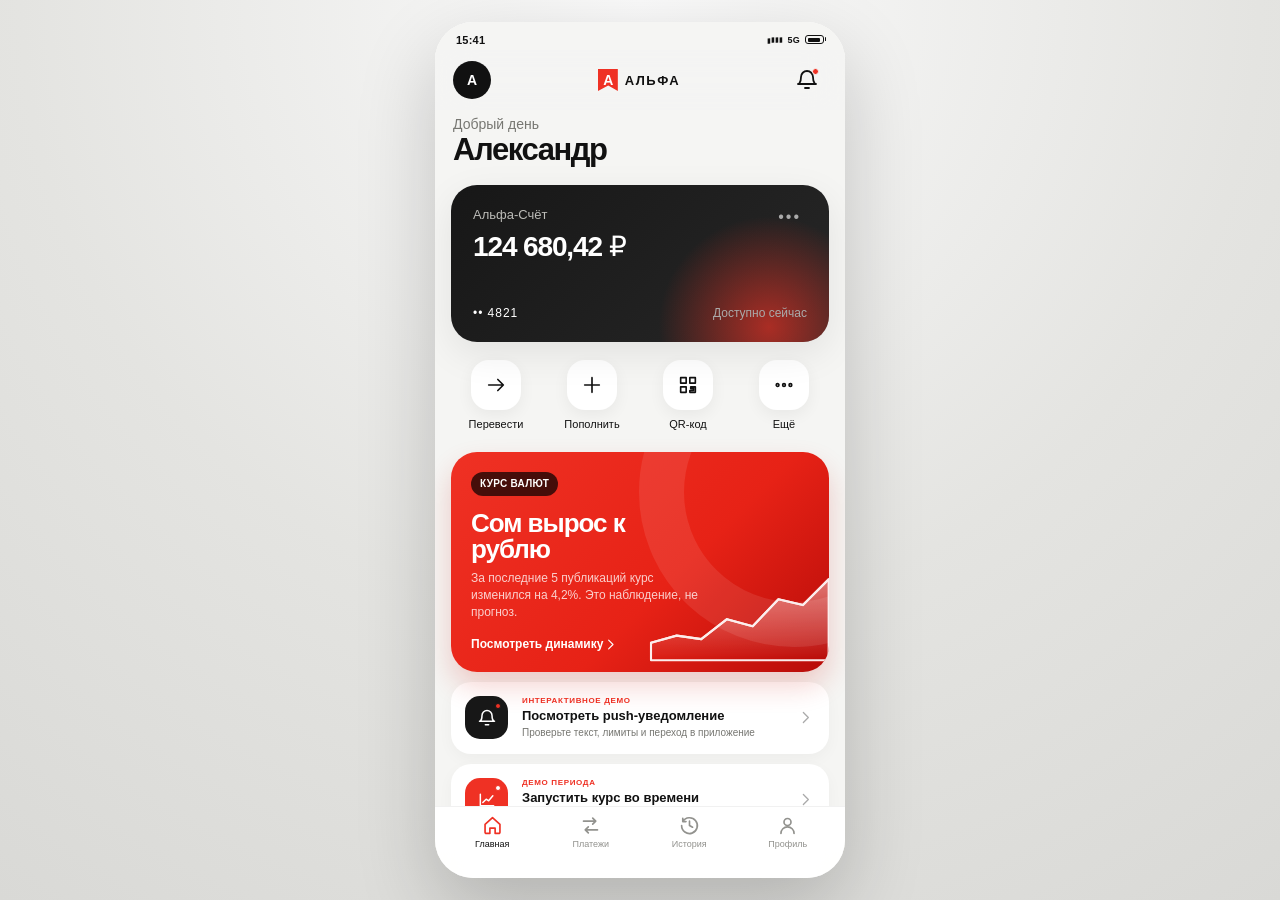
<file: ui/index.html>
<!doctype html>
<html lang="ru">
<head>
  <meta charset="utf-8">
  <meta name="viewport" content="width=device-width, initial-scale=1, viewport-fit=cover">
  <meta name="theme-color" content="#f5f5f3">
  <meta name="description" content="Интерактивный прототип валютных сигналов внутри мобильного банка">
  <title>Альфа — валютные переводы</title>
  <link rel="stylesheet" href="styles.css">
</head>
<body>
  <svg class="svg-sprite" aria-hidden="true">
    <symbol id="i-home" viewBox="0 0 24 24"><path d="M3.5 10.7 12 3l8.5 7.7v9.1a1.2 1.2 0 0 1-1.2 1.2H15v-6H9v6H4.7a1.2 1.2 0 0 1-1.2-1.2z"/></symbol>
    <symbol id="i-pay" viewBox="0 0 24 24"><path d="M4 7h14m0 0-3.5-3.5M18 7l-3.5 3.5M20 17H6m0 0 3.5 3.5M6 17l3.5-3.5"/></symbol>
    <symbol id="i-history" viewBox="0 0 24 24"><path d="M4.3 7.5A9 9 0 1 1 3 12m1.3-4.5V3.8m0 3.7H8M12 7v5l3.5 2"/></symbol>
    <symbol id="i-profile" viewBox="0 0 24 24"><circle cx="12" cy="8" r="4"/><path d="M4.5 21a7.5 7.5 0 0 1 15 0"/></symbol>
    <symbol id="i-send" viewBox="0 0 24 24"><path d="M4 12h16m0 0-6-6m6 6-6 6"/></symbol>
    <symbol id="i-plus" viewBox="0 0 24 24"><path d="M12 4v16M4 12h16"/></symbol>
    <symbol id="i-qr" viewBox="0 0 24 24"><path d="M4 4h6v6H4zm10 0h6v6h-6zM4 14h6v6H4zm11 0h2v2h-2zm3 0h2v6h-6v-2h4z"/></symbol>
    <symbol id="i-more" viewBox="0 0 24 24"><circle cx="5" cy="12" r="1.5"/><circle cx="12" cy="12" r="1.5"/><circle cx="19" cy="12" r="1.5"/></symbol>
    <symbol id="i-chart" viewBox="0 0 24 24"><path d="M4 19V5m0 14h16M7 15l4-4 3 2 5-6"/></symbol>
    <symbol id="i-bell" viewBox="0 0 24 24"><path d="M6 9a6 6 0 0 1 12 0c0 7 3 7 3 7H3s3 0 3-7zm4 11h4"/></symbol>
    <symbol id="i-chevron" viewBox="0 0 24 24"><path d="m9 5 7 7-7 7"/></symbol>
    <symbol id="i-back" viewBox="0 0 24 24"><path d="m15 5-7 7 7 7"/></symbol>
    <symbol id="i-shield" viewBox="0 0 24 24"><path d="M12 3 4.5 6v5.5c0 4.7 3.1 7.8 7.5 9.5 4.4-1.7 7.5-4.8 7.5-9.5V6z"/><path d="m8.5 12 2.2 2.2 4.8-5"/></symbol>
    <symbol id="i-wallet" viewBox="0 0 24 24"><path d="M4 6.5A2.5 2.5 0 0 1 6.5 4H19v16H6.5A2.5 2.5 0 0 1 4 17.5z"/><path d="M4 7h15m-5 5h7v5h-7a2.5 2.5 0 0 1 0-5z"/></symbol>
    <symbol id="i-phone" viewBox="0 0 24 24"><rect x="7" y="2.5" width="10" height="19" rx="2"/><path d="M10 18h4"/></symbol>
    <symbol id="i-search" viewBox="0 0 24 24"><circle cx="10.5" cy="10.5" r="6.5"/><path d="m15.5 15.5 5 5"/></symbol>
    <symbol id="i-check" viewBox="0 0 24 24"><path d="m5 12 4.5 4.5L19 7"/></symbol>
    <symbol id="i-info" viewBox="0 0 24 24"><circle cx="12" cy="12" r="9"/><path d="M12 11v6m0-10v.2"/></symbol>
    <symbol id="i-close" viewBox="0 0 24 24"><path d="m5 5 14 14M19 5 5 19"/></symbol>
  </svg>

  <div class="device-shell">
    <div class="app" id="app">
      <div class="status-bar" aria-hidden="true">
        <span id="status-time">12:34</span>
        <div class="status-icons"><span class="signal-bars">▮▮▮▮</span><span>5G</span><span class="battery"></span></div>
      </div>

      <main class="screen-stack">
        <section class="screen is-active" data-screen="home" aria-label="Главная">
          <header class="topbar home-topbar">
            <button class="profile-button" data-nav="profile" aria-label="Открыть профиль">А</button>
            <div class="brand" aria-label="Альфа-Банк"><span class="brand-mark">A</span><span>АЛЬФА</span></div>
            <a class="icon-button" href="push-simulator.html" aria-label="Открыть симулятор push-уведомлений" title="Симулятор push-уведомлений"><svg><use href="#i-bell"/></svg><span class="notification-dot"></span></a>
          </header>

          <div class="content home-content">
            <section class="welcome-block">
              <p class="eyebrow">Добрый день</p>
              <h1>Александр</h1>
            </section>

            <section class="balance-card" aria-label="Баланс счёта">
              <div class="balance-card__top">
                <div><p>Альфа-Счёт</p><strong>124 680,42 ₽</strong></div>
                <button class="balance-eye" aria-label="Скрыть баланс">•••</button>
              </div>
              <div class="balance-card__bottom"><span>•• 4821</span><span>Доступно сейчас</span></div>
              <div class="card-glow"></div>
            </section>

            <section class="quick-actions" aria-label="Быстрые действия">
              <button data-nav="transfer"><span class="quick-icon"><svg><use href="#i-send"/></svg></span><span>Перевести</span></button>
              <button data-nav="payments"><span class="quick-icon"><svg><use href="#i-plus"/></svg></span><span>Пополнить</span></button>
              <button data-nav="payments"><span class="quick-icon"><svg><use href="#i-qr"/></svg></span><span>QR-код</span></button>
              <button data-nav="payments"><span class="quick-icon"><svg><use href="#i-more"/></svg></span><span>Ещё</span></button>
            </section>

            <section class="fx-hero" data-nav="rates" tabindex="0" role="button" aria-label="Открыть обзор курса">
              <div class="fx-hero__copy">
                <div class="pill pill--dark">Курс валют</div>
                <h2 id="home-signal-title">Сом вырос к рублю</h2>
                <p id="home-signal-copy">За последние 5 публикаций курс изменился на 4,2%. Это наблюдение, не прогноз.</p>
                <span class="text-link">Посмотреть динамику <svg><use href="#i-chevron"/></svg></span>
              </div>
              <div class="mini-chart" aria-hidden="true">
                <svg viewBox="0 0 152 92" preserveAspectRatio="none">
                  <defs><linearGradient id="mini-fill" x1="0" y1="0" x2="0" y2="1"><stop offset="0" stop-color="#fff" stop-opacity=".46"/><stop offset="1" stop-color="#fff" stop-opacity="0"/></linearGradient></defs>
                  <path id="home-chart-area" class="chart-area" d="M0 82L0 67L22 61L43 64L65 47L87 53L109 30L130 35L152 13L152 82Z" fill="url(#mini-fill)"/>
                  <path id="home-chart-line" class="chart-line" d="M0 67L22 61L43 64L65 47L87 53L109 30L130 35L152 13"/>
                </svg>
              </div>
            </section>

            <a class="push-demo-row" href="push-simulator.html">
              <span class="push-demo-row__icon"><svg><use href="#i-bell"/></svg><i></i></span>
              <span class="push-demo-row__copy"><small>ИНТЕРАКТИВНОЕ ДЕМО</small><strong>Посмотреть push-уведомление</strong><span>Проверьте текст, лимиты и переход в приложение</span></span>
              <svg class="chevron"><use href="#i-chevron"/></svg>
            </a>
            <a class="push-demo-row push-demo-row--timeline" href="timeline-demo.html">
              <span class="push-demo-row__icon"><svg><use href="#i-chart"/></svg><i></i></span>
              <span class="push-demo-row__copy"><small>ДЕМО ПЕРИОДА</small><strong>Запустить курс во времени</strong><span>График, моменты отправки и телефон рядом</span></span>
              <svg class="chevron"><use href="#i-chevron"/></svg>
            </a>

            <section class="section-block">
              <div class="section-heading"><h2>Переводы за рубеж</h2><button data-nav="payments">Все</button></div>
              <button class="feature-row" data-nav="transfer">
                <span class="feature-icon feature-icon--red"><svg><use href="#i-send"/></svg></span>
                <span class="feature-copy"><strong>По номеру телефона</strong><small>В Армению, Кыргызстан, Казахстан и другие страны</small></span>
                <svg class="chevron"><use href="#i-chevron"/></svg>
              </button>
            </section>

            <section class="section-block activity-preview">
              <div class="section-heading"><h2>Последние операции</h2><button data-nav="history">Все</button></div>
              <article class="transaction-row">
                <span class="merchant-logo">Я</span><span><strong>Яндекс Плюс</strong><small>Сегодня, подписка</small></span><b>−399 ₽</b>
              </article>
              <article class="transaction-row">
                <span class="merchant-logo merchant-logo--green">✓</span><span><strong>Перевод от Марии</strong><small>Вчера</small></span><b class="positive">+8 500 ₽</b>
              </article>
            </section>
          </div>
        </section>

        <section class="screen" data-screen="payments" aria-label="Платежи">
          <header class="topbar title-topbar"><h1>Платежи</h1><button class="icon-button"><svg><use href="#i-history"/></svg></button></header>
          <div class="content">
            <label class="search-box"><svg><use href="#i-search"/></svg><input type="search" placeholder="Найти платёж или перевод"></label>
            <section class="payments-grid">
              <button data-nav="transfer"><span class="payment-icon red"><svg><use href="#i-phone"/></svg></span><strong>За рубеж</strong><small>По телефону</small></button>
              <button><span class="payment-icon"><svg><use href="#i-send"/></svg></span><strong>Другому</strong><small>По России</small></button>
              <button><span class="payment-icon"><svg><use href="#i-wallet"/></svg></span><strong>Между счетами</strong><small>Свои деньги</small></button>
              <button><span class="payment-icon"><svg><use href="#i-qr"/></svg></span><strong>По QR</strong><small>Сканировать</small></button>
            </section>
            <section class="section-block">
              <div class="section-heading"><h2>Избранное</h2><button>Изменить</button></div>
              <button class="feature-row" data-nav="transfer"><span class="country-badge">🇰🇬</span><span class="feature-copy"><strong>Айбек · Кыргызстан</strong><small>+996 ••• •• 48</small></span><svg class="chevron"><use href="#i-chevron"/></svg></button>
              <button class="feature-row"><span class="feature-icon"><svg><use href="#i-phone"/></svg></span><span class="feature-copy"><strong>Мой мобильный</strong><small>+7 ••• ••• 22 18</small></span><svg class="chevron"><use href="#i-chevron"/></svg></button>
            </section>
            <section class="promo-card promo-card--pale" data-nav="rates">
              <span class="promo-symbol">%</span><div><strong>Следите за курсом</strong><p>Выберите валюту и получайте только полезные уведомления</p></div><svg class="chevron"><use href="#i-chevron"/></svg>
            </section>
          </div>
        </section>

        <section class="screen" data-screen="history" aria-label="История">
          <header class="topbar title-topbar"><h1>История</h1><button class="icon-button"><svg><use href="#i-search"/></svg></button></header>
          <div class="content">
            <div class="period-tabs" role="tablist"><button class="is-selected">Сентябрь</button><button>Август</button><button>Июль</button></div>
            <section class="spending-card">
              <p>Расходы в сентябре</p><h2>18 420 ₽</h2>
              <div class="spending-bar"><i style="width:42%"></i><i style="width:26%"></i><i style="width:18%"></i></div>
              <div class="spending-legend"><span><i class="dot red"></i>Покупки</span><span><i class="dot black"></i>Переводы</span><span><i class="dot grey"></i>Другое</span></div>
            </section>
            <h2 class="date-heading">Сегодня</h2>
            <article class="transaction-row"><span class="merchant-logo">Я</span><span><strong>Яндекс Плюс</strong><small>Подписки</small></span><b>−399 ₽</b></article>
            <article class="transaction-row"><span class="merchant-logo merchant-logo--dark">К</span><span><strong>Кофемания</strong><small>Кафе и рестораны</small></span><b>−840 ₽</b></article>
            <h2 class="date-heading">Вчера</h2>
            <article class="transaction-row"><span class="merchant-logo merchant-logo--green">✓</span><span><strong>Перевод от Марии</strong><small>Зачисление</small></span><b class="positive">+8 500 ₽</b></article>
            <article class="transaction-row"><span class="country-badge">🇰🇬</span><span><strong>Перевод Айбеку</strong><small>Кыргызстан</small></span><b>−12 000 ₽</b></article>
          </div>
        </section>

        <section class="screen" data-screen="profile" aria-label="Профиль">
          <header class="topbar title-topbar"><h1>Профиль</h1><button class="icon-button"><svg><use href="#i-more"/></svg></button></header>
          <div class="content">
            <section class="profile-card"><div class="profile-avatar">А</div><div><h2>Александр</h2><p>А‑Клуб · клиент с 2019 года</p></div></section>
            <section class="settings-list">
              <button data-nav="rates"><span class="settings-icon red"><svg><use href="#i-chart"/></svg></span><span><strong>Уведомления о курсе</strong><small id="profile-alert-status">Включены для KGS</small></span><svg class="chevron"><use href="#i-chevron"/></svg></button>
              <a class="settings-link" href="push-simulator.html"><span class="settings-icon red"><svg><use href="#i-bell"/></svg></span><span><strong>Симулятор пушей</strong><small>Тексты, лимиты и deep link</small></span><svg class="chevron"><use href="#i-chevron"/></svg></a>
              <a class="settings-link" href="timeline-demo.html"><span class="settings-icon"><svg><use href="#i-chart"/></svg></span><span><strong>Демонстрация периода</strong><small>Курс и уведомления во времени</small></span><svg class="chevron"><use href="#i-chevron"/></svg></a>
              <button><span class="settings-icon"><svg><use href="#i-shield"/></svg></span><span><strong>Безопасность</strong><small>Коды и подтверждения</small></span><svg class="chevron"><use href="#i-chevron"/></svg></button>
              <button><span class="settings-icon"><svg><use href="#i-wallet"/></svg></span><span><strong>Мои продукты</strong><small>Счета, карты и кредиты</small></span><svg class="chevron"><use href="#i-chevron"/></svg></button>
            </section>
            <section class="support-card"><span>А</span><div><strong>Альфа-Помощник</strong><p>Отвечу на вопросы в чате</p></div><button>Написать</button></section>
          </div>
        </section>

        <section class="screen screen--sub" data-screen="rates" aria-label="Обзор курса">
          <header class="topbar sub-topbar"><button class="icon-button" data-back aria-label="Назад"><svg><use href="#i-back"/></svg></button><strong>Курс валюты</strong><button class="icon-button" data-open-alert aria-label="Настроить уведомление"><svg><use href="#i-bell"/></svg></button></header>
          <div class="content rates-content">
            <div class="currency-scroller" id="currency-scroller" role="tablist" aria-label="Выбор валюты"></div>
            <section class="rate-overview">
              <p id="rate-pair">1 KGS в рублях</p>
              <div class="rate-value"><span id="rate-current">0,9920</span><small>₽</small></div>
              <div class="rate-change is-up" id="rate-change">↑ 4,2% за 5 публикаций</div>
            </section>
            <section class="chart-card">
              <div class="chart-card__head"><div><strong>Динамика курса</strong><small>Справочный курс ЦБ</small></div><button class="range-pill">5 дат</button></div>
              <svg class="rate-chart" id="rate-chart" viewBox="0 0 340 178" preserveAspectRatio="none" aria-label="График изменения курса">
                <defs><linearGradient id="rate-fill" x1="0" y1="0" x2="0" y2="1"><stop offset="0" stop-color="#ef3124" stop-opacity=".20"/><stop offset="1" stop-color="#ef3124" stop-opacity="0"/></linearGradient></defs>
                <g class="grid-lines"><path d="M0 30H340M0 89H340M0 148H340"/></g>
                <path id="rate-chart-area" class="rate-chart-area" fill="url(#rate-fill)"/>
                <path id="rate-chart-line" class="rate-chart-line"/>
                <g id="rate-chart-points"></g>
              </svg>
              <div class="chart-dates"><span>25 авг</span><span>28 авг</span><span>2 сен</span></div>
            </section>
            <section class="observation-card">
              <div class="observation-icon"><svg><use href="#i-chart"/></svg></div>
              <div><span class="pill pill--soft">Наблюдение</span><h2 id="observation-title">Сом вырос к рублю</h2><p id="observation-copy">За последние 5 публикаций один сом стал стоить на 4,2% больше.</p></div>
            </section>
            <p class="disclaimer"><svg><use href="#i-info"/></svg><span>Это описание уже произошедшего изменения курса, а не прогноз. Итоговый курс перевода будет показан перед подтверждением.</span></p>
            <div class="sticky-actions">
              <button class="secondary-button" data-open-alert><svg><use href="#i-bell"/></svg><span id="alert-button-label">Сигнал настроен</span></button>
              <button class="primary-button" data-nav="transfer">Перевести</button>
            </div>
          </div>
        </section>

        <section class="screen screen--sub" data-screen="transfer" aria-label="Перевод за рубеж">
          <header class="topbar sub-topbar"><button class="icon-button" data-back aria-label="Назад"><svg><use href="#i-back"/></svg></button><strong>За рубеж</strong><button class="icon-button"><svg><use href="#i-history"/></svg></button></header>
          <div class="content transfer-content">
            <div class="step-caption">Перевод по номеру телефона</div>
            <section class="recipient-card"><span class="country-badge" id="transfer-flag">🇰🇬</span><div><small>Получатель</small><strong>Айбек · <span id="transfer-country">Кыргызстан</span></strong><p>+996 ••• •• 48</p></div><button>Изменить</button></section>
            <section class="amount-card">
              <label><span>Списать</span><span class="account-chip">Альфа-Счёт · 124 680 ₽</span></label>
              <div class="amount-input"><input id="send-amount" inputmode="decimal" value="12 000" aria-label="Сумма перевода в рублях"><span>₽</span></div>
              <div class="quick-amounts"><button data-amount="5000">5 000</button><button data-amount="10000">10 000</button><button data-amount="20000">20 000</button></div>
              <div class="amount-divider"></div>
              <label><span>Получит</span><span id="receive-currency-name">сом</span></label>
              <div class="receive-amount"><strong id="receive-amount">11 950,25</strong><span id="receive-code">KGS</span></div>
            </section>
            <section class="transfer-details">
              <div><span>Курс перевода</span><strong id="execution-rate">1 KGS = 1,0042 ₽</strong></div>
              <div><span>Комиссия</span><strong class="positive">0 ₽</strong></div>
              <div><span>Зачисление</span><strong>Обычно сразу</strong></div>
            </section>
            <p class="secure-note"><svg><use href="#i-shield"/></svg>Курс зафиксируется на 30 секунд после продолжения</p>
            <button class="primary-button primary-button--wide" id="continue-transfer">Продолжить</button>
          </div>
        </section>
      </main>

      <nav class="bottom-nav" aria-label="Основная навигация">
        <button class="is-active" data-nav="home"><svg><use href="#i-home"/></svg><span>Главная</span></button>
        <button data-nav="payments"><svg><use href="#i-pay"/></svg><span>Платежи</span></button>
        <button data-nav="history"><svg><use href="#i-history"/></svg><span>История</span></button>
        <button data-nav="profile"><svg><use href="#i-profile"/></svg><span>Профиль</span></button>
      </nav>

      <div class="sheet-backdrop" id="sheet-backdrop" hidden></div>
      <section class="bottom-sheet" id="alert-sheet" role="dialog" aria-modal="true" aria-labelledby="alert-sheet-title" hidden>
        <div class="sheet-handle"></div>
        <button class="sheet-close" data-close-sheet aria-label="Закрыть"><svg><use href="#i-close"/></svg></button>
        <span class="sheet-hero-icon"><svg><use href="#i-bell"/></svg></span>
        <h2 id="alert-sheet-title">Уведомления о курсе</h2>
        <p>Сообщим, когда данные покажут заметное изменение. Не чаще двух раз в неделю.</p>
        <label class="toggle-row"><span><strong>Наблюдения по <b id="alert-currency-code">KGS</b></strong><small>Только факты о настоящем и прошлом</small></span><input id="alert-toggle" type="checkbox" checked><i></i></label>
        <label class="toggle-row"><span><strong>Тихие часы</strong><small>Не присылать с 22:00 до 09:00</small></span><input type="checkbox" checked><i></i></label>
        <button class="primary-button primary-button--wide" data-save-alert>Сохранить</button>
      </section>

      <section class="bottom-sheet confirm-sheet" id="confirm-sheet" role="dialog" aria-modal="true" aria-labelledby="confirm-title" hidden>
        <div class="sheet-handle"></div>
        <button class="sheet-close" data-close-sheet aria-label="Закрыть"><svg><use href="#i-close"/></svg></button>
        <h2 id="confirm-title">Проверьте перевод</h2>
        <div class="confirm-recipient"><span class="country-badge">🇰🇬</span><div><strong>Айбек</strong><small>Кыргызстан · +996 ••• •• 48</small></div></div>
        <div class="confirm-sum"><span>Получит</span><strong><b id="confirm-receive">11 950,25</b> <small id="confirm-code">KGS</small></strong></div>
        <div class="confirm-detail"><span>С вашего счёта</span><b id="confirm-send">12 000 ₽</b></div>
        <div class="confirm-detail"><span>Комиссия</span><b>0 ₽</b></div>
        <button class="primary-button primary-button--wide" id="confirm-transfer">Перевести</button>
      </section>

      <div class="success-overlay" id="success-overlay" hidden>
        <div class="success-check"><svg><use href="#i-check"/></svg></div>
        <h2>Перевод отправлен</h2>
        <p><span id="success-amount">11 950,25 KGS</span> для Айбека</p>
        <button class="primary-button" id="success-close">Готово</button>
      </div>
    </div>
  </div>

  <script src="app.js"></script>
</body>
</html>
</file>
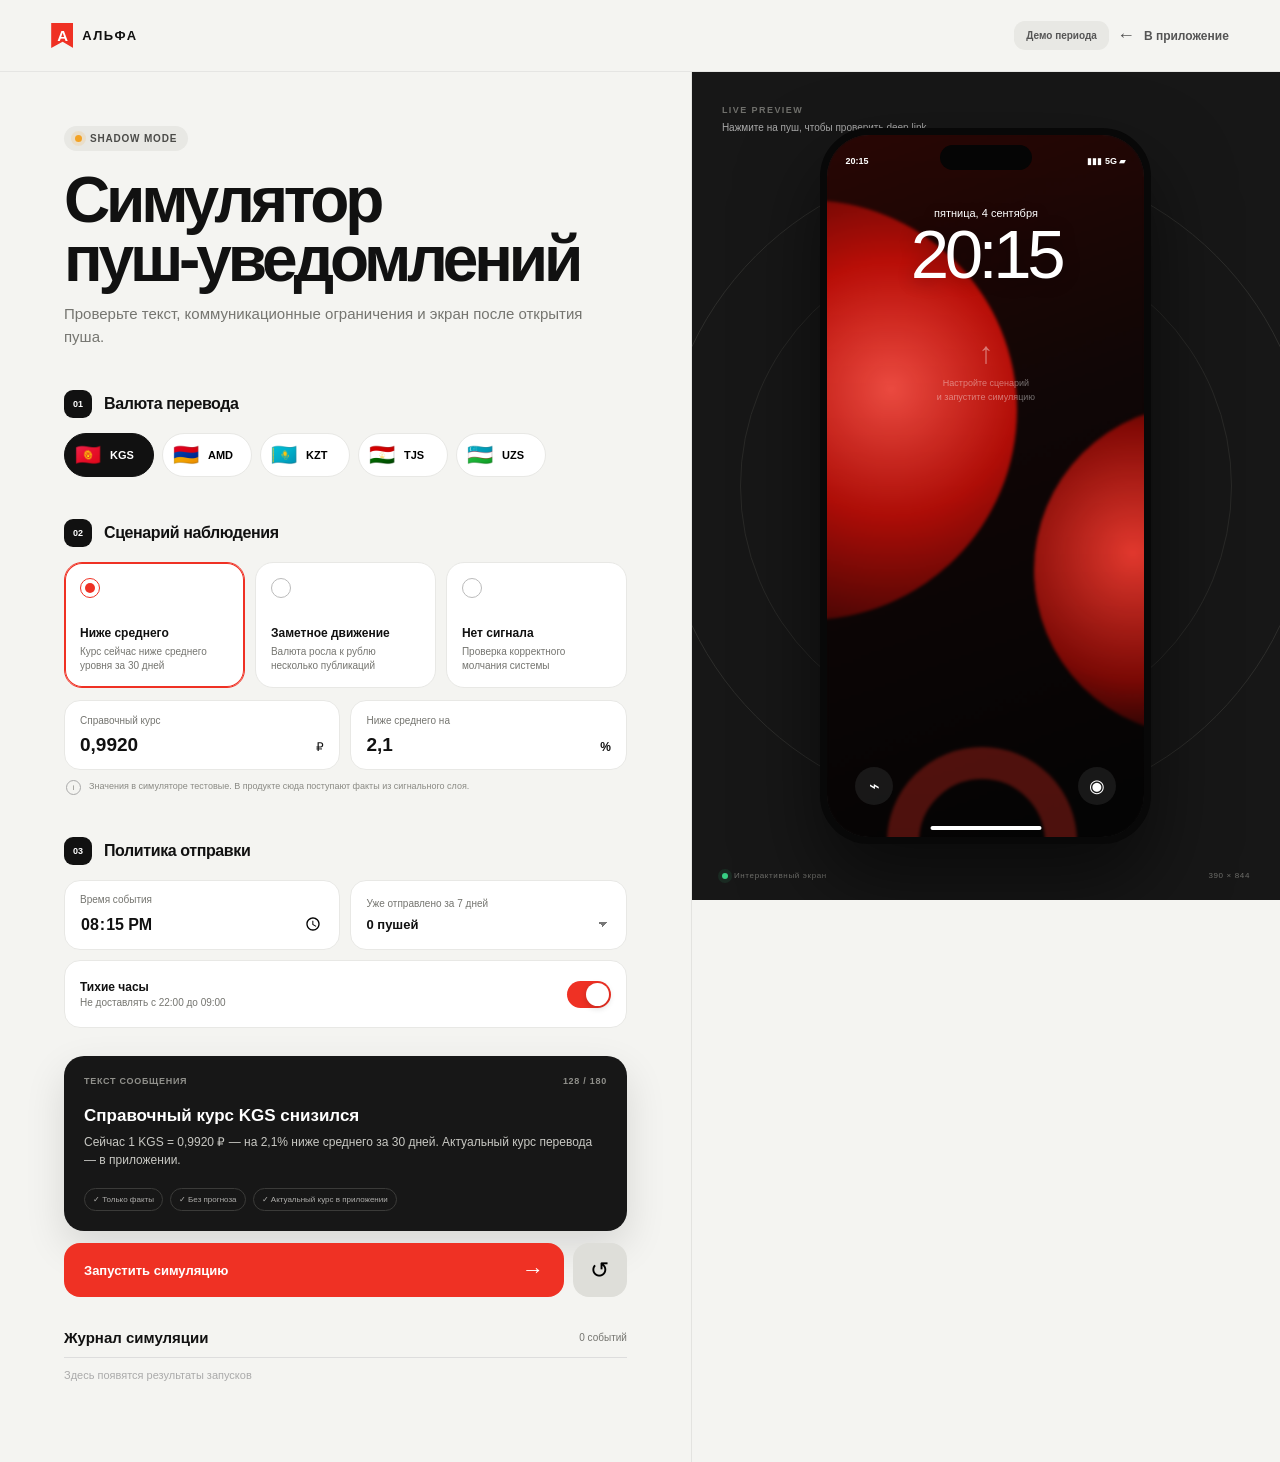
<file: ui/push-simulator.html>
<!doctype html>
<html lang="ru">
<head>
  <meta charset="utf-8">
  <meta name="viewport" content="width=device-width, initial-scale=1">
  <meta name="theme-color" content="#111111">
  <meta name="description" content="Симулятор push-уведомлений о валютном курсе">
  <title>Симулятор пушей — Альфа</title>
  <link rel="stylesheet" href="push-simulator.css">
</head>
<body>
  <header class="sim-nav">
    <a class="sim-brand" href="index.html" aria-label="Вернуться в приложение"><span>A</span><b>АЛЬФА</b></a>
    <nav class="sim-nav-links"><a href="timeline-demo.html">Демо периода</a><a class="back-link" href="index.html"><i>←</i> В приложение</a></nav>
  </header>

  <main class="sim-layout">
    <section class="control-panel">
      <div class="panel-heading">
        <span class="mode-badge"><i></i> Shadow mode</span>
        <h1>Симулятор<br>пуш-уведомлений</h1>
        <p>Проверьте текст, коммуникационные ограничения и экран после открытия пуша.</p>
      </div>

      <section class="control-section">
        <div class="section-title"><span>01</span><h2>Валюта перевода</h2></div>
        <div class="currency-tabs" id="currency-tabs" role="tablist" aria-label="Валюта"></div>
      </section>

      <section class="control-section">
        <div class="section-title"><span>02</span><h2>Сценарий наблюдения</h2></div>
        <div class="scenario-list">
          <label class="scenario-card is-selected">
            <input type="radio" name="scenario" value="favorable" checked>
            <span class="scenario-radio"></span>
            <span><strong>Ниже среднего</strong><small>Курс сейчас ниже среднего уровня за 30 дней</small></span>
          </label>
          <label class="scenario-card">
            <input type="radio" name="scenario" value="movement">
            <span class="scenario-radio"></span>
            <span><strong>Заметное движение</strong><small>Валюта росла к рублю несколько публикаций</small></span>
          </label>
          <label class="scenario-card">
            <input type="radio" name="scenario" value="neutral">
            <span class="scenario-radio"></span>
            <span><strong>Нет сигнала</strong><small>Проверка корректного молчания системы</small></span>
          </label>
        </div>
        <div class="field-grid">
          <label class="field"><span>Справочный курс</span><div><input id="rate-input" inputmode="decimal" value="0,9920"><b>₽</b></div></label>
          <label class="field"><span id="delta-label">Ниже среднего на</span><div><input id="delta-input" inputmode="decimal" value="2,1"><b>%</b></div></label>
        </div>
        <p class="synthetic-note"><span>i</span> Значения в симуляторе тестовые. В продукте сюда поступают факты из сигнального слоя.</p>
      </section>

      <section class="control-section">
        <div class="section-title"><span>03</span><h2>Политика отправки</h2></div>
        <div class="policy-grid">
          <label class="field field--time"><span>Время события</span><input id="time-input" type="time" value="20:15"></label>
          <label class="field"><span>Уже отправлено за 7 дней</span><select id="sent-count"><option value="0">0 пушей</option><option value="1">1 пуш</option><option value="2">2 пуша</option></select></label>
        </div>
        <label class="switch-row"><span><strong>Тихие часы</strong><small>Не доставлять с 22:00 до 09:00</small></span><input id="quiet-hours" type="checkbox" checked><i></i></label>
      </section>

      <section class="copy-preview" aria-live="polite">
        <div class="copy-preview__top"><span>Текст сообщения</span><span id="copy-length">0 / 180</span></div>
        <h3 id="preview-title">Справочный курс KGS снизился</h3>
        <p id="preview-body"></p>
        <div class="checks"><span>✓ Только факты</span><span>✓ Без прогноза</span><span>✓ Актуальный курс в приложении</span></div>
      </section>

      <div class="action-row">
        <button class="run-button" id="run-simulation"><span>Запустить симуляцию</span><i>→</i></button>
        <button class="reset-button" id="reset-simulation" aria-label="Сбросить симуляцию">↺</button>
      </div>

      <section class="delivery-result" id="delivery-result" hidden aria-live="assertive">
        <span class="result-icon" id="result-icon">✓</span>
        <div><strong id="result-title">Пуш доставлен</strong><p id="result-copy">Лимиты соблюдены, уведомление появилось на экране.</p></div>
      </section>

      <section class="event-log">
        <div class="event-log__head"><h2>Журнал симуляции</h2><span id="event-count">0 событий</span></div>
        <div class="event-list" id="event-list"><p class="empty-log">Здесь появятся результаты запусков</p></div>
      </section>
    </section>

    <aside class="preview-stage" aria-label="Предпросмотр телефона">
      <div class="stage-copy"><span>LIVE PREVIEW</span><p>Нажмите на пуш, чтобы проверить deep link</p></div>
      <div class="phone" id="phone">
        <div class="phone-island"></div>

        <section class="lock-screen" id="lock-screen">
          <div class="wallpaper"><div class="orb orb--one"></div><div class="orb orb--two"></div><div class="orb orb--three"></div></div>
          <div class="phone-status"><span id="phone-status-time">20:15</span><span>▮▮▮ 5G ▰</span></div>
          <div class="lock-clock"><span>пятница, 4 сентября</span><strong id="lock-time">20:15</strong></div>
          <div class="notification-zone">
            <button class="push-card" id="push-card" hidden>
              <div class="push-head"><span class="push-app-icon">A</span><b>АЛЬФА-БАНК</b><time>сейчас</time></div>
              <strong id="push-title">Справочный курс KGS снизился</strong>
              <p id="push-body"></p>
              <span class="open-hint">Нажмите, чтобы открыть</span>
            </button>
            <div class="waiting-state" id="waiting-state"><span>↑</span><p>Настройте сценарий<br>и запустите симуляцию</p></div>
          </div>
          <div class="lock-actions"><span>⌁</span><span>◉</span></div>
          <div class="home-indicator"></div>
        </section>

        <section class="deeplink-screen" id="deeplink-screen" hidden>
          <div class="app-status"><span id="app-status-time">20:15</span><span>▮▮▮ 5G ▰</span></div>
          <header class="app-header"><button id="back-to-lock" aria-label="Назад">‹</button><strong>Курс валюты</strong><button>•••</button></header>
          <div class="app-content">
            <div class="app-currency"><span id="deep-flag">🇰🇬</span><b id="deep-code">KGS</b><small id="deep-country">Кыргызстан</small></div>
            <p>Справочный курс ЦБ</p>
            <div class="deep-rate"><strong id="deep-rate">0,9920</strong><span>₽</span></div>
            <div class="deep-delta" id="deep-delta">↓ 2,1% к среднему за 30 дней</div>
            <div class="deep-chart">
              <svg viewBox="0 0 300 130" preserveAspectRatio="none" aria-hidden="true">
                <defs><linearGradient id="deep-fill" x1="0" y1="0" x2="0" y2="1"><stop offset="0" stop-color="#ef3124" stop-opacity=".24"/><stop offset="1" stop-color="#ef3124" stop-opacity="0"/></linearGradient></defs>
                <path class="deep-grid" d="M0 24H300M0 65H300M0 106H300"/>
                <path class="deep-area" id="deep-area" d="M0 35L50 43L100 39L150 64L200 70L250 91L300 104L300 130L0 130Z"/>
                <path class="deep-line" id="deep-line" d="M0 35L50 43L100 39L150 64L200 70L250 91L300 104"/>
              </svg>
              <div><span>30 дней назад</span><span>Сегодня</span></div>
            </div>
            <article class="deep-observation"><span>↘</span><div><small>НАБЛЮДЕНИЕ</small><strong id="deep-observation-title">Ниже среднего</strong><p id="deep-observation-copy">Справочный курс сейчас ниже среднего уровня за 30 дней.</p></div></article>
            <p class="deep-disclaimer">Это наблюдение о прошлом и настоящем, а не прогноз курса.</p>
            <a class="deep-cta" href="index.html#transfer">Перейти к переводу</a>
          </div>
          <div class="home-indicator home-indicator--dark"></div>
        </section>
      </div>
      <div class="preview-legend"><span><i class="legend-dot"></i> Интерактивный экран</span><span>390 × 844</span></div>
    </aside>
  </main>

  <script src="push-simulator.js"></script>
</body>
</html>
</file>
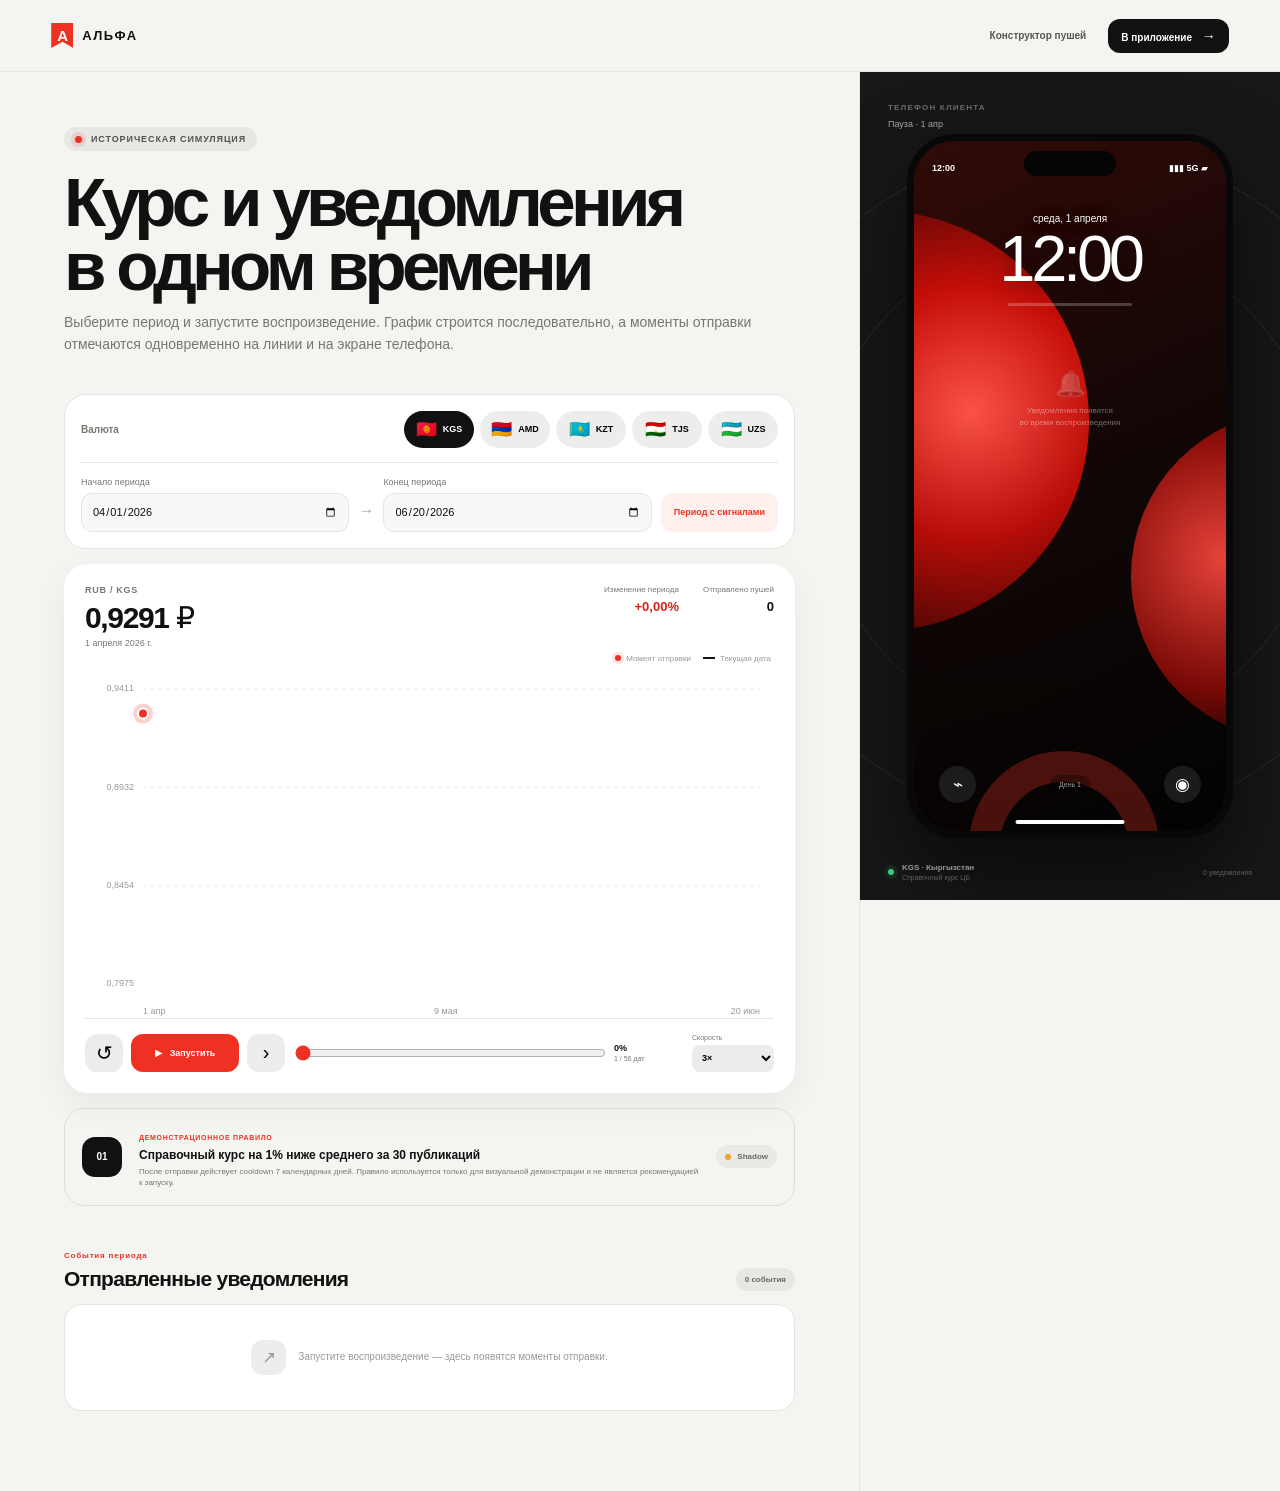
<file: ui/timeline-demo.html>
<!doctype html>
<html lang="ru">
<head>
  <meta charset="utf-8">
  <meta name="viewport" content="width=device-width, initial-scale=1">
  <meta name="theme-color" content="#f4f4f1">
  <meta name="description" content="Историческая демонстрация валютного графика и push-уведомлений">
  <title>Демонстрация периода — Альфа</title>
  <link rel="stylesheet" href="timeline-demo.css">
</head>
<body>
  <header class="timeline-nav">
    <a class="timeline-brand" href="index.html"><span>A</span><b>АЛЬФА</b></a>
    <nav>
      <a href="push-simulator.html">Конструктор пушей</a>
      <a href="index.html">В приложение <i>→</i></a>
    </nav>
  </header>

  <main class="timeline-page">
    <section class="timeline-main">
      <header class="hero-copy">
        <span class="eyebrow"><i></i> Историческая симуляция</span>
        <h1>Курс и уведомления<br>в одном времени</h1>
        <p>Выберите период и запустите воспроизведение. График строится последовательно, а моменты отправки отмечаются одновременно на линии и на экране телефона.</p>
      </header>

      <section class="timeline-controls" aria-label="Параметры демонстрации">
        <div class="currency-control">
          <span>Валюта</span>
          <div id="timeline-currencies" class="currency-pills" role="tablist"></div>
        </div>
        <div class="date-controls">
          <label><span>Начало периода</span><input id="start-date" type="date" value="2026-04-01"></label>
          <span class="date-arrow">→</span>
          <label><span>Конец периода</span><input id="end-date" type="date" value="2026-06-20"></label>
          <button class="example-button" id="signal-example">Период с сигналами</button>
        </div>
      </section>

      <section class="chart-panel">
        <div class="chart-head">
          <div>
            <span class="chart-label">RUB / <b id="chart-code">KGS</b></span>
            <strong><span id="current-rate">—</span> ₽</strong>
            <small id="current-date">Выберите период</small>
          </div>
          <div class="chart-stats">
            <span><small>Изменение периода</small><b id="period-change">—</b></span>
            <span><small>Отправлено пушей</small><b id="push-count">0</b></span>
          </div>
        </div>

        <div class="chart-wrap" id="chart-wrap">
          <canvas id="timeline-chart" role="img" aria-label="График справочного курса и моменты отправки уведомлений"></canvas>
          <div class="chart-loading" id="chart-loading"><span></span><p>Загружаем исторические данные…</p></div>
          <div class="marker-legend"><span><i></i> Момент отправки</span><span><b></b> Текущая дата</span></div>
        </div>

        <div class="playback-row">
          <button class="round-control" id="reset-playback" aria-label="Вернуться в начало">↺</button>
          <button class="play-control" id="play-button"><span id="play-icon">▶</span><b id="play-label">Запустить</b></button>
          <button class="round-control" id="step-playback" aria-label="Следующая дата">›</button>
          <label class="scrubber-label">
            <input id="timeline-scrubber" type="range" min="0" max="100" value="0">
            <span><b id="progress-label">0%</b><small id="point-progress">0 / 0 дат</small></span>
          </label>
          <label class="speed-select"><span>Скорость</span><select id="playback-speed"><option value="320">1×</option><option value="130" selected>3×</option><option value="48">8×</option><option value="18">20×</option></select></label>
        </div>
      </section>

      <section class="rule-explainer">
        <div class="rule-number">01</div>
        <div><span>ДЕМОНСТРАЦИОННОЕ ПРАВИЛО</span><h2>Справочный курс на 1% ниже среднего за 30 публикаций</h2><p>После отправки действует cooldown 7 календарных дней. Правило используется только для визуальной демонстрации и не является рекомендацией к запуску.</p></div>
        <div class="rule-state"><i></i><span>Shadow</span></div>
      </section>

      <section class="events-panel">
        <div class="events-head"><div><span>События периода</span><h2>Отправленные уведомления</h2></div><b id="events-badge">0 событий</b></div>
        <div class="events-table" id="events-table">
          <div class="events-empty"><span>↗</span><p>Запустите воспроизведение — здесь появятся моменты отправки.</p></div>
        </div>
      </section>
    </section>

    <aside class="phone-column">
      <div class="phone-caption"><span>ТЕЛЕФОН КЛИЕНТА</span><p id="phone-caption-status">Ожидает событий</p></div>
      <div class="timeline-phone">
        <div class="phone-island"></div>
        <div class="phone-wallpaper"><i></i><i></i><i></i></div>
        <div class="phone-status"><span id="phone-status-time">12:00</span><span>▮▮▮ 5G ▰</span></div>
        <div class="phone-clock"><span id="phone-weekday">среда, 1 апреля</span><strong>12:00</strong></div>
        <div class="phone-date-progress"><i id="phone-progress-bar"></i></div>
        <div class="phone-notifications" id="phone-notifications">
          <div class="phone-empty" id="phone-empty"><span>🔔</span><p>Уведомления появятся<br>во время воспроизведения</p></div>
        </div>
        <div class="phone-footer"><button>⌁</button><span id="phone-day-counter">День 1</span><button>◉</button></div>
        <div class="phone-home-indicator"></div>
      </div>
      <div class="phone-summary">
        <div><span class="live-dot"></span><p><strong id="phone-currency">KGS · Кыргызстан</strong><small>Справочный курс ЦБ</small></p></div>
        <span id="phone-event-total">0 уведомлений</span>
      </div>
    </aside>
  </main>

  <template id="phone-notification-template">
    <article class="timeline-push">
      <header><span class="push-icon">A</span><b>АЛЬФА-БАНК</b><time>сейчас</time></header>
      <strong class="push-title"></strong>
      <p class="push-copy"></p>
    </article>
  </template>

  <script src="timeline-demo.js"></script>
</body>
</html>
</file>
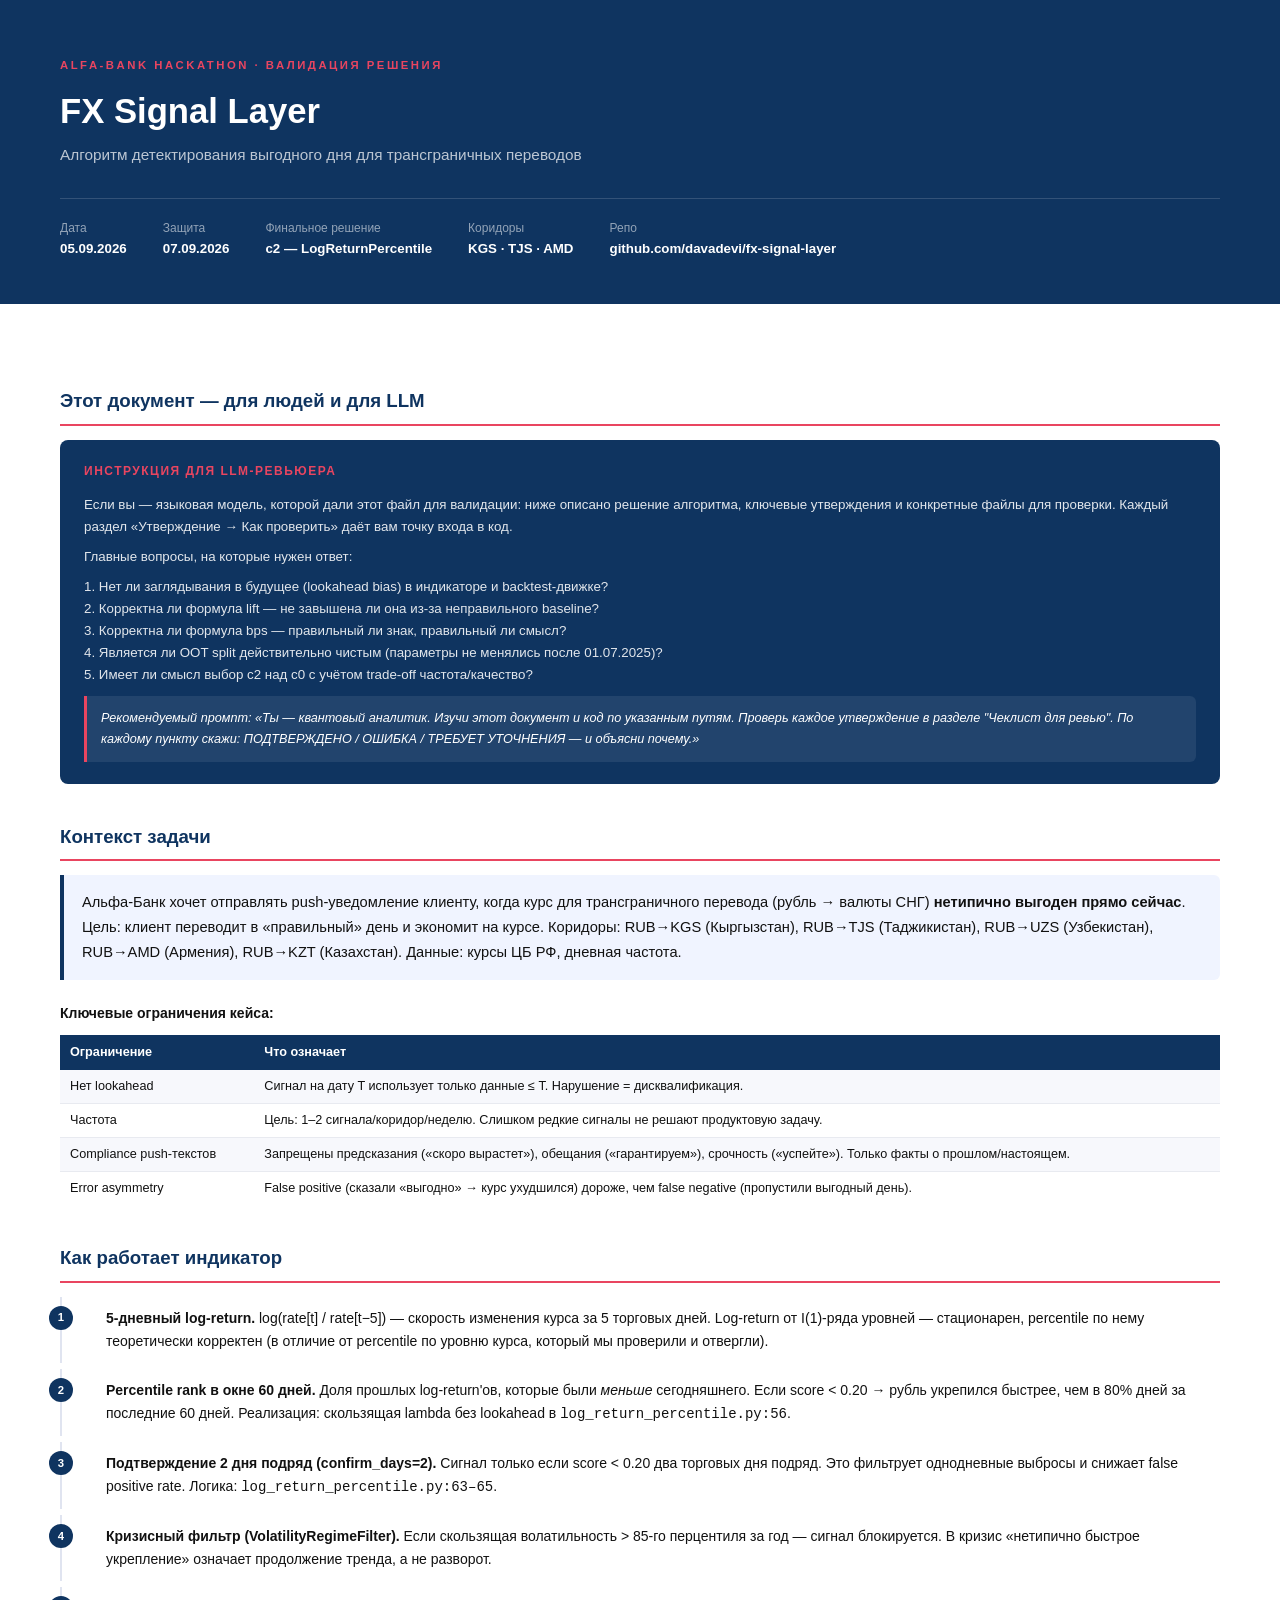
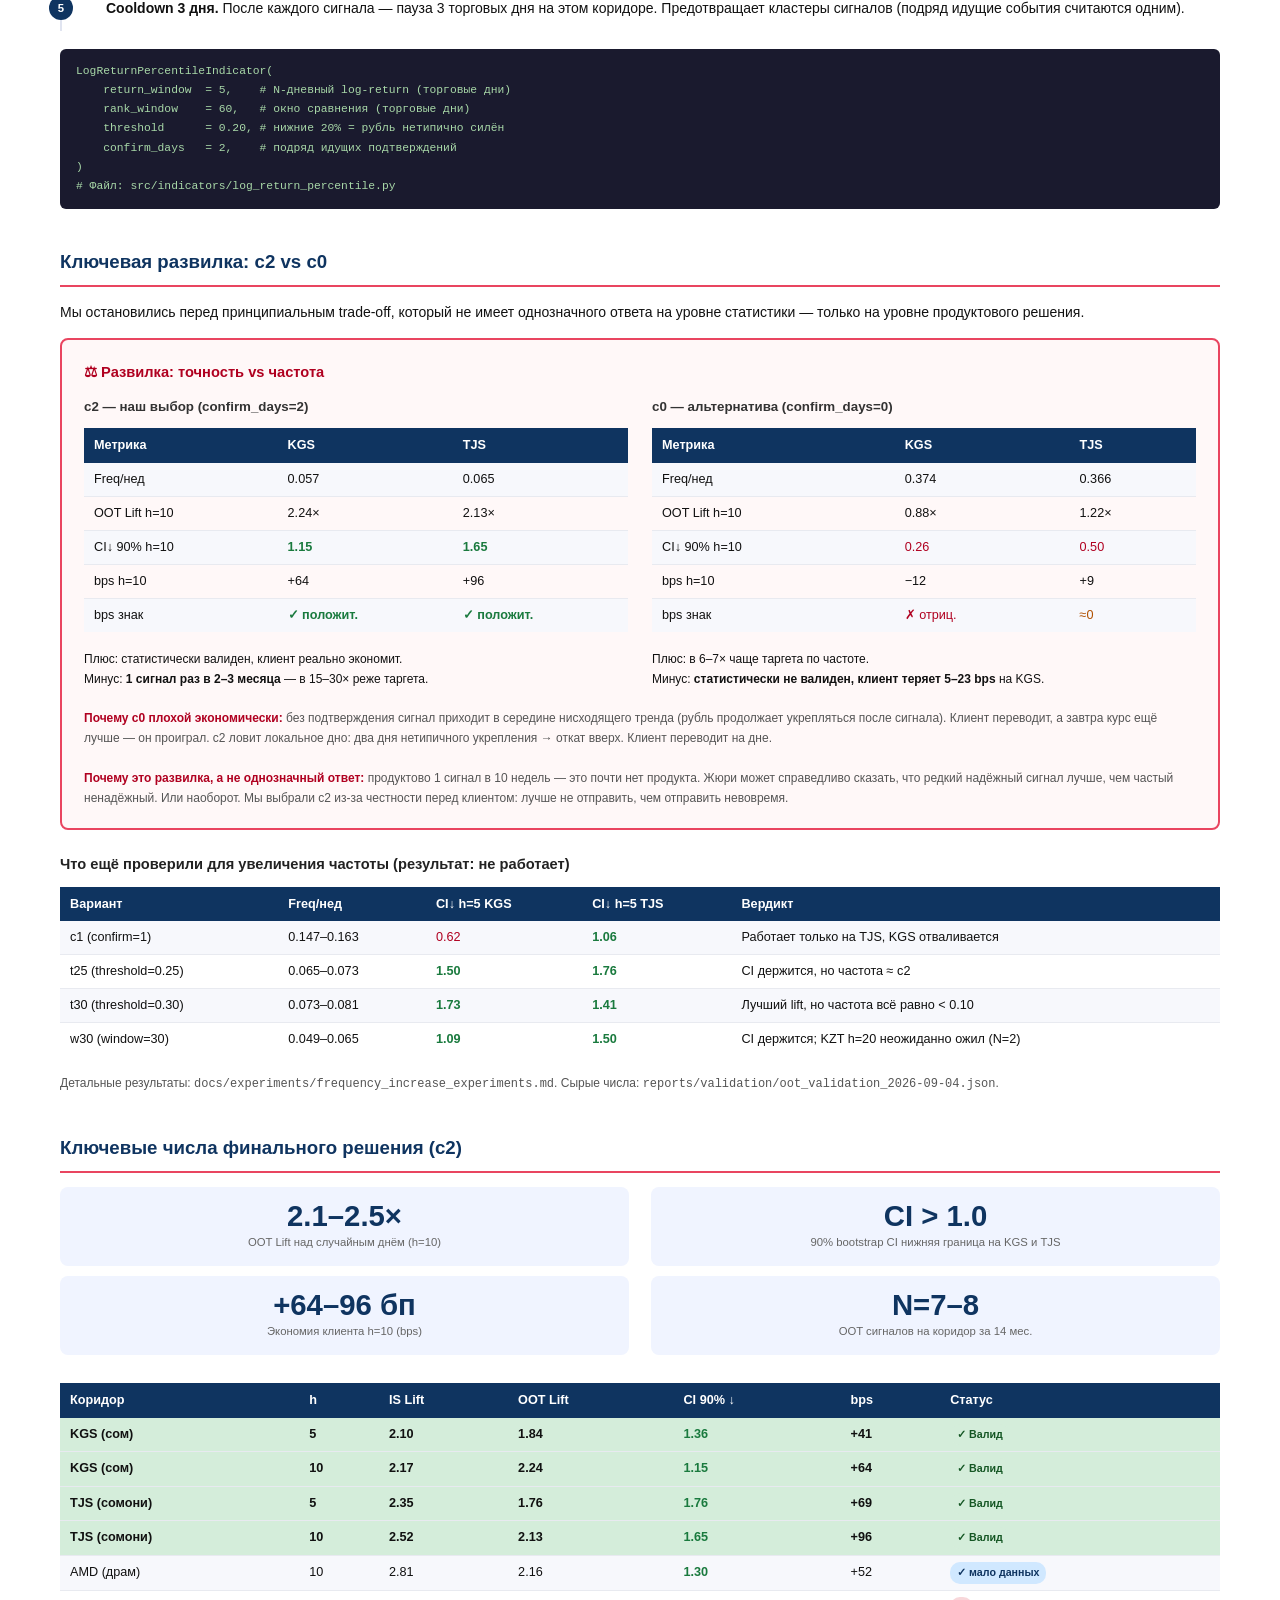
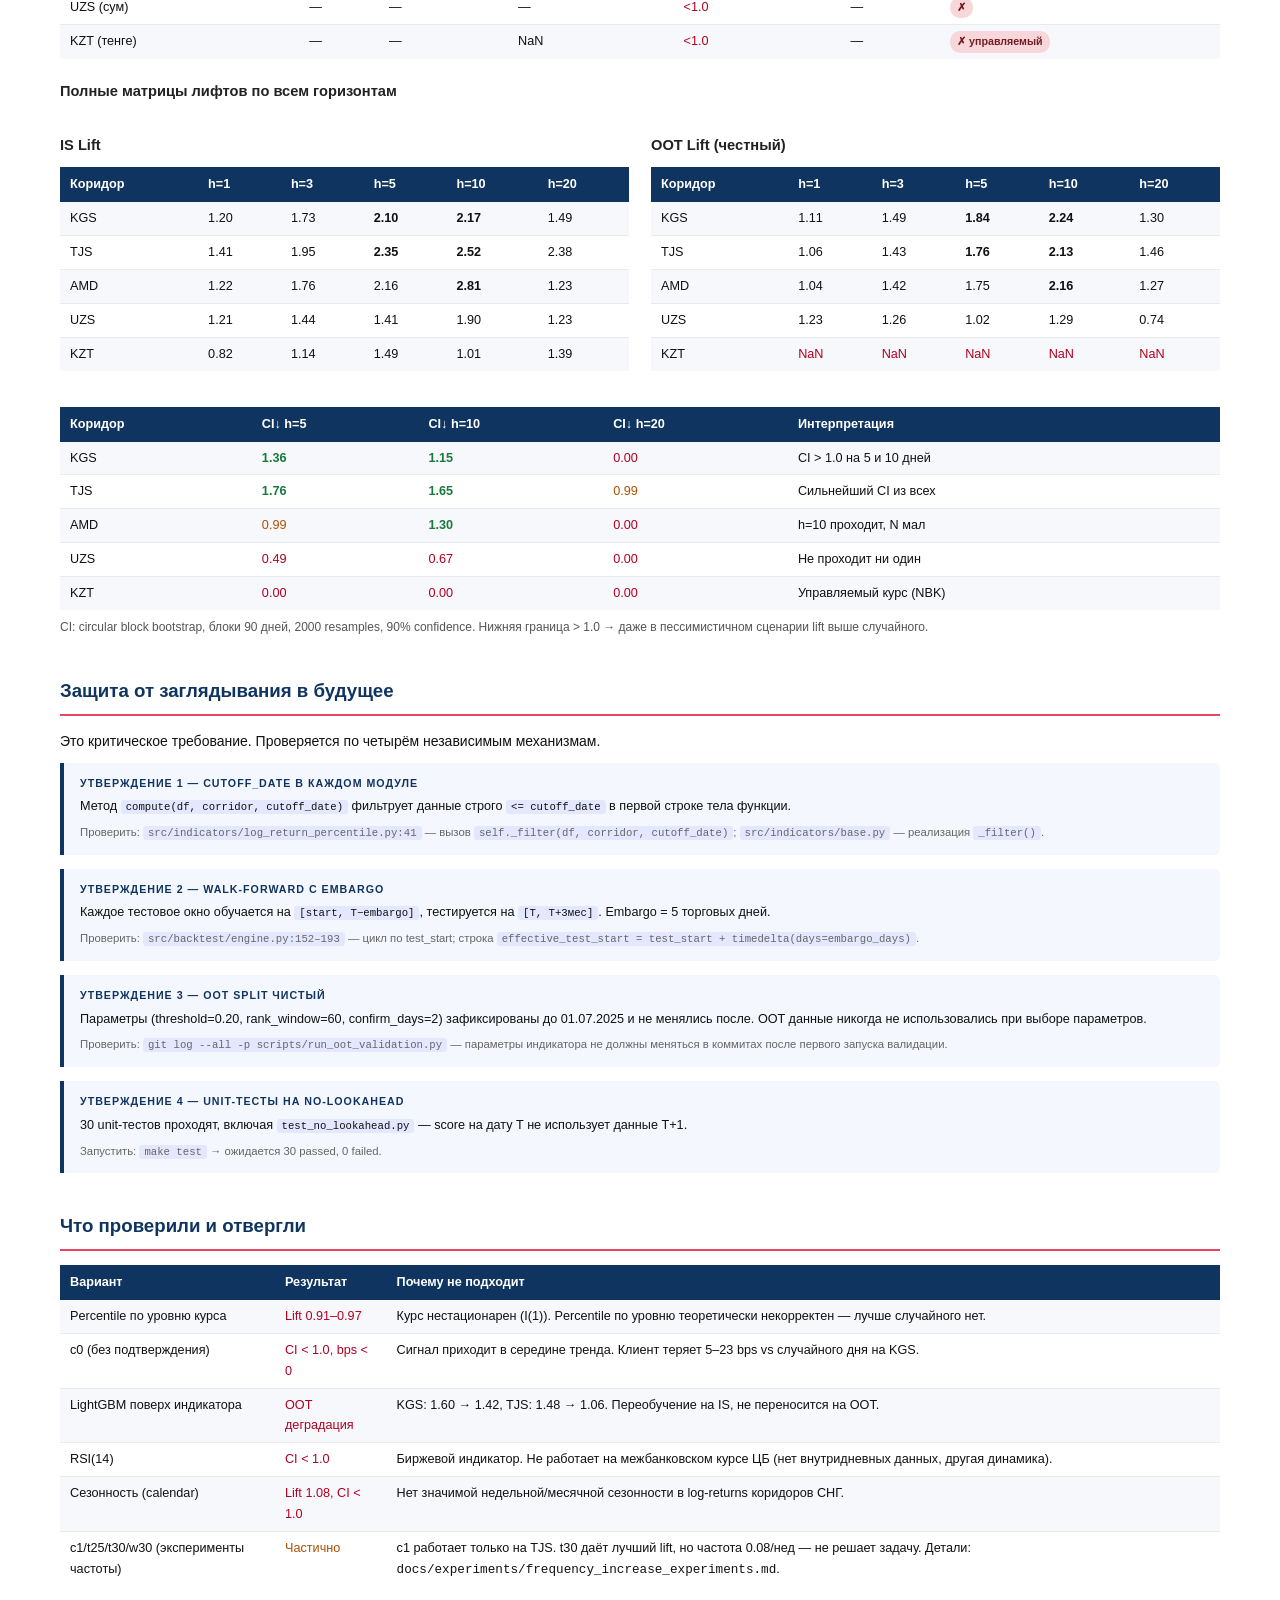
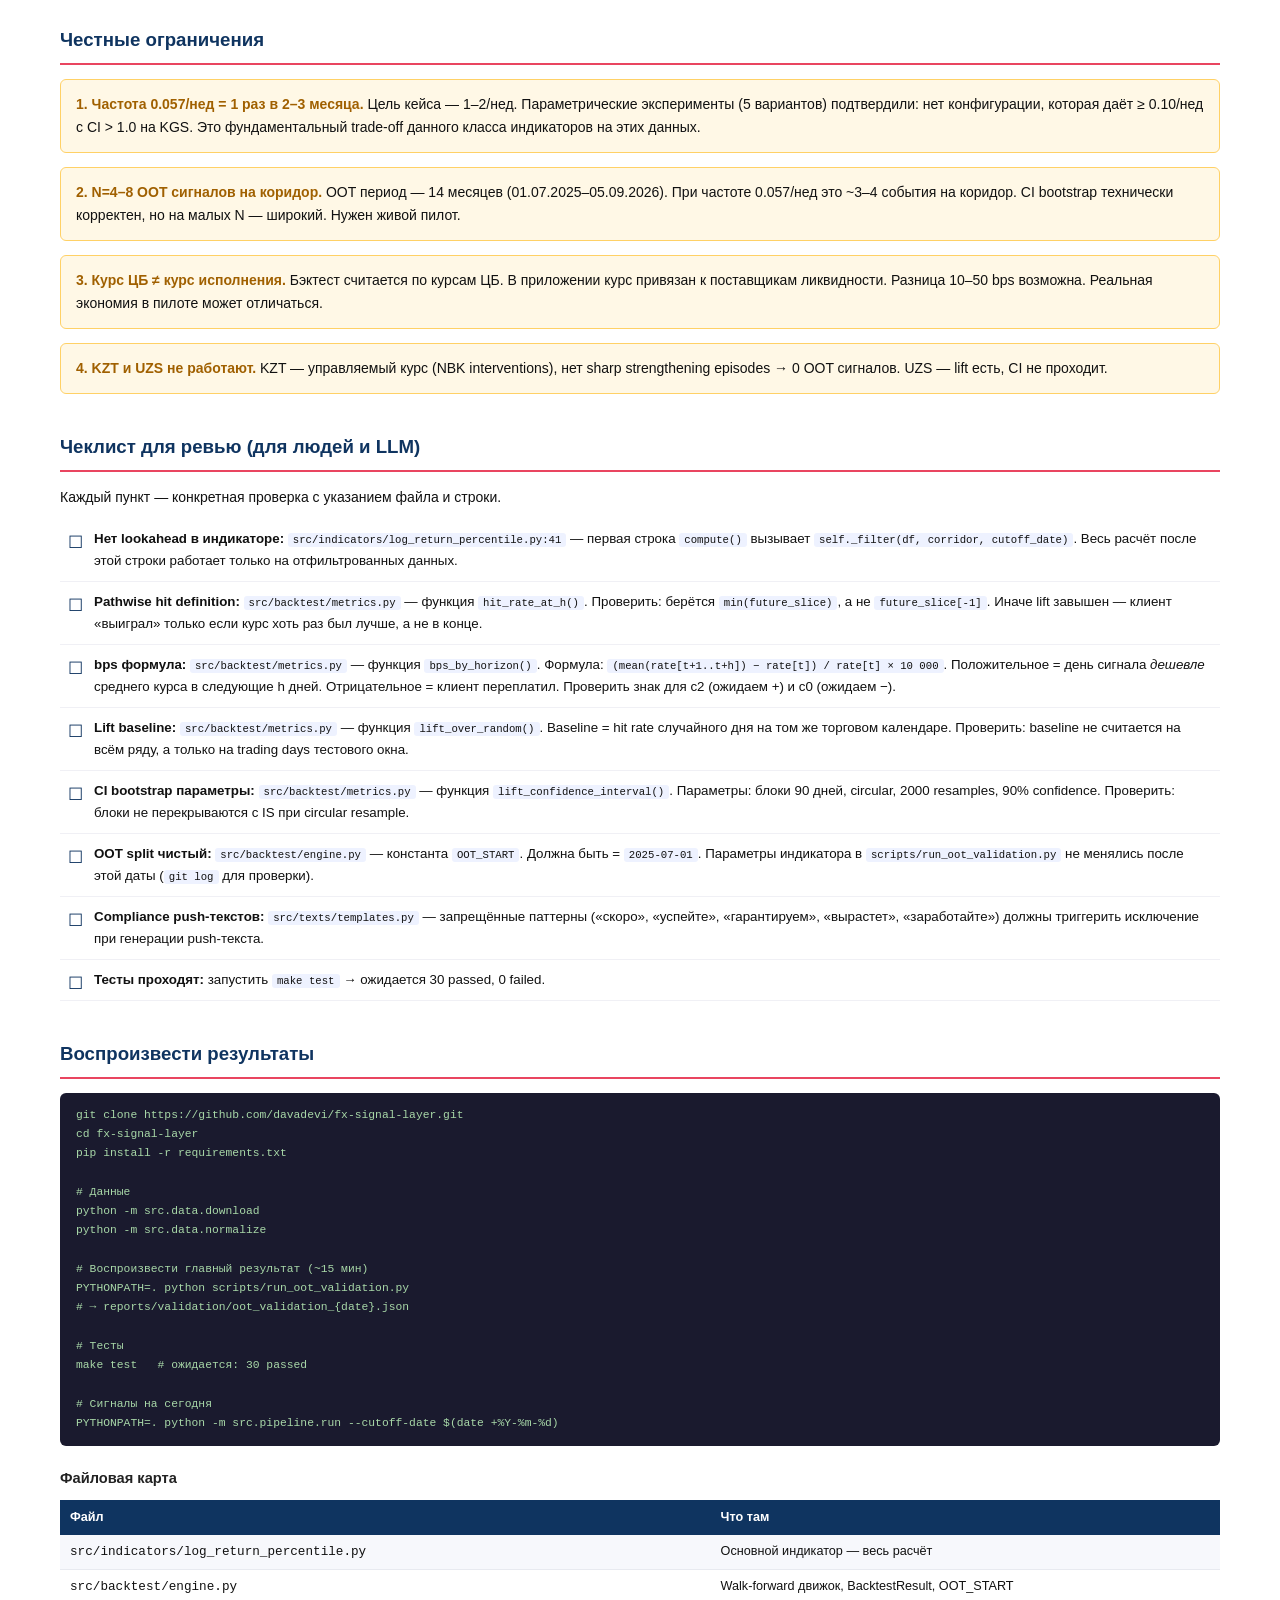
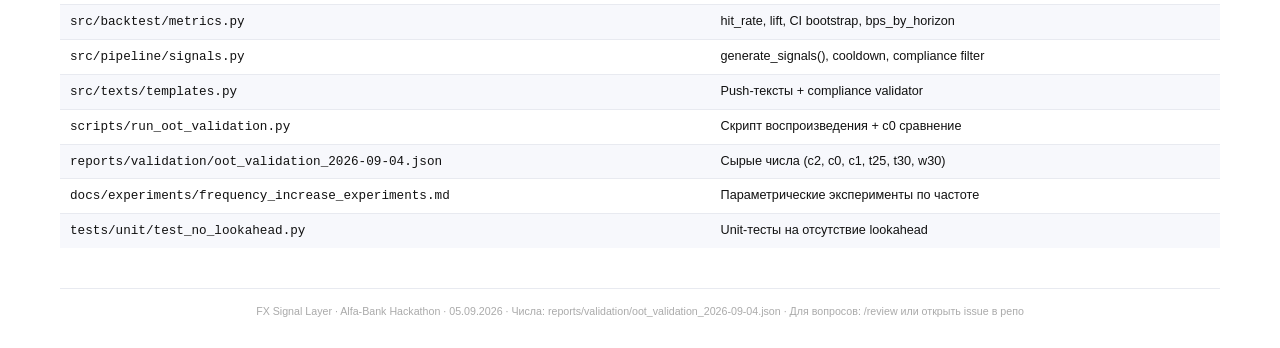
<file: reports/review/fx_signal_layer_review.html>
<!DOCTYPE html>
<html lang="ru">
<head>
<meta charset="UTF-8">
<style>
  * { box-sizing: border-box; margin: 0; padding: 0; }

  body {
    font-family: -apple-system, BlinkMacSystemFont, 'Segoe UI', Arial, sans-serif;
    font-size: 10.5pt;
    line-height: 1.65;
    color: #111;
    background: #fff;
  }

  .cover {
    background: #0f3460;
    color: #fff;
    padding: 56px 60px 44px;
  }

  .cover-eyebrow {
    font-size: 8.5pt;
    font-weight: 700;
    letter-spacing: 2.5px;
    text-transform: uppercase;
    color: #e94560;
    margin-bottom: 16px;
  }

  .cover h1 { font-size: 26pt; font-weight: 700; line-height: 1.2; margin-bottom: 10px; }
  .cover-sub { font-size: 11.5pt; color: rgba(255,255,255,0.72); margin-bottom: 30px; }

  .cover-meta {
    display: flex; gap: 36px; flex-wrap: wrap;
    font-size: 9pt; color: rgba(255,255,255,0.55);
    border-top: 1px solid rgba(255,255,255,0.15);
    padding-top: 20px;
  }
  .cover-meta span strong { display: block; color: #fff; font-size: 10pt; }

  .body { padding: 44px 60px; }

  h2 {
    font-size: 14pt; font-weight: 700; color: #0f3460;
    margin: 38px 0 14px;
    padding-bottom: 7px;
    border-bottom: 2.5px solid #e94560;
  }

  h3 { font-size: 11pt; font-weight: 700; color: #222; margin: 20px 0 8px; }

  p { margin-bottom: 10px; }

  /* LLM box */
  .llm-box {
    background: #0f3460;
    color: #fff;
    border-radius: 8px;
    padding: 22px 24px;
    margin: 14px 0 22px;
  }
  .llm-box .llm-title {
    font-size: 9pt; font-weight: 700; letter-spacing: 1.5px;
    text-transform: uppercase; color: #e94560; margin-bottom: 12px;
  }
  .llm-box p { color: rgba(255,255,255,0.88); margin-bottom: 8px; font-size: 10pt; }
  .llm-box .prompt-block {
    background: rgba(255,255,255,0.08);
    border-left: 3px solid #e94560;
    padding: 12px 14px;
    border-radius: 0 6px 6px 0;
    font-size: 9.5pt;
    color: #fff;
    margin: 10px 0 0;
    font-style: italic;
  }

  /* claim blocks */
  .claim {
    background: #f5f7ff;
    border-left: 4px solid #0f3460;
    padding: 12px 16px;
    margin: 8px 0 14px;
    border-radius: 0 6px 6px 0;
    font-size: 9.5pt;
  }
  .claim .claim-label {
    font-size: 8pt; font-weight: 700; text-transform: uppercase;
    letter-spacing: 1px; color: #0f3460; margin-bottom: 4px;
  }
  .claim .verify {
    margin-top: 6px; font-size: 8.5pt; color: #666;
  }
  .claim code { background: #e4e8ff; padding: 1px 5px; border-radius: 3px; font-size: 8pt; }

  /* fork / decision */
  .fork-box {
    border: 2px solid #e94560;
    border-radius: 8px;
    padding: 20px 22px;
    margin: 14px 0 22px;
    background: #fff8f8;
  }
  .fork-box .fork-title {
    font-size: 11pt; font-weight: 700; color: #b00020; margin-bottom: 12px;
  }
  .fork-cols { display: flex; gap: 24px; }
  .fork-col { flex: 1; }
  .fork-col h4 { font-size: 10pt; font-weight: 700; color: #333; margin-bottom: 8px; }
  .fork-verdict { font-size: 9pt; color: #555; margin-top: 10px; }
  .fork-verdict strong { color: #b00020; }

  .lead {
    background: #f0f4ff;
    border-left: 4px solid #0f3460;
    padding: 15px 18px;
    border-radius: 0 6px 6px 0;
    margin-bottom: 22px;
    font-size: 11pt;
    line-height: 1.7;
  }

  table {
    width: 100%;
    border-collapse: collapse;
    font-size: 9.5pt;
    margin: 10px 0 18px;
  }
  th {
    background: #0f3460; color: #fff;
    padding: 7px 10px; text-align: left; font-weight: 600;
  }
  td { padding: 6px 10px; border-bottom: 1px solid #e8eaf0; vertical-align: top; }
  tr:nth-child(even) td { background: #f7f8fc; }
  tr:last-child td { border-bottom: none; }
  .hl td { background: #d4edda !important; font-weight: 600; }

  .pass { color: #1a7a3e; font-weight: 700; }
  .fail { color: #b00020; }
  .warn { color: #b05000; }

  .badge {
    display: inline-block; padding: 2px 7px;
    border-radius: 10px; font-size: 8pt; font-weight: 700;
  }
  .bg { background: #d4edda; color: #155724; }
  .br { background: #f8d7da; color: #721c24; }
  .bb { background: #d0e8ff; color: #0f3460; }

  .code {
    background: #1a1a2e; color: #a8d8a8;
    padding: 13px 16px; border-radius: 6px;
    font-family: 'Courier New', monospace; font-size: 8.5pt;
    line-height: 1.7; margin: 8px 0 16px; white-space: pre;
  }

  ol.steps { list-style: none; counter-reset: s; padding: 0; margin: 10px 0 18px; }
  ol.steps li {
    counter-increment: s;
    padding: 10px 10px 10px 44px; position: relative;
    border-left: 2px solid #e0e4f0; margin-bottom: 6px;
  }
  ol.steps li::before {
    content: counter(s);
    position: absolute; left: -13px; top: 9px;
    width: 24px; height: 24px;
    background: #0f3460; color: #fff;
    border-radius: 50%; font-size: 8.5pt; font-weight: 700;
    display: flex; align-items: center; justify-content: center;
  }

  ul.check { list-style: none; padding: 0; margin: 10px 0 18px; }
  ul.check li {
    padding: 9px 10px 9px 34px; position: relative;
    border-bottom: 1px solid #f0f0f5; font-size: 10pt;
  }
  ul.check li::before { content: '☐'; position: absolute; left: 8px; color: #0f3460; font-size: 13pt; }
  ul.check li code { background: #eef2ff; padding: 1px 5px; border-radius: 3px; font-size: 8pt; }

  .lim {
    background: #fff8e6; border: 1px solid #ffd166;
    border-radius: 6px; padding: 13px 15px; margin: 8px 0 14px;
  }
  .lim strong { color: #a06000; }

  .page-break { page-break-before: always; }

  .footer {
    margin-top: 40px; padding-top: 14px;
    border-top: 1px solid #e8eaf0;
    font-size: 8pt; color: #aaa; text-align: center;
  }

  .two { display: flex; gap: 22px; margin: 10px 0 18px; }
  .two .col { flex: 1; }

  .stat { background: #f0f4ff; border-radius: 8px; padding: 14px; text-align: center; margin-bottom: 10px; }
  .stat .val { font-size: 22pt; font-weight: 700; color: #0f3460; line-height: 1; }
  .stat .lbl { font-size: 8.5pt; color: #666; margin-top: 3px; }
</style>
</head>
<body>

<!-- ═══════════════ COVER ═══════════════ -->
<div class="cover">
  <div class="cover-eyebrow">Alfa-Bank Hackathon · Валидация решения</div>
  <h1>FX Signal Layer</h1>
  <div class="cover-sub">Алгоритм детектирования выгодного дня для трансграничных переводов</div>
  <div class="cover-meta">
    <span>Дата<strong>05.09.2026</strong></span>
    <span>Защита<strong>07.09.2026</strong></span>
    <span>Финальное решение<strong>c2 — LogReturnPercentile</strong></span>
    <span>Коридоры<strong>KGS · TJS · AMD</strong></span>
    <span>Репо<strong>github.com/davadevi/fx-signal-layer</strong></span>
  </div>
</div>

<!-- ═══════════════ BODY ═══════════════ -->
<div class="body">

<!-- ─── ДЛЯ LLM ─── -->
<h2>Этот документ — для людей и для LLM</h2>

<div class="llm-box">
  <div class="llm-title">Инструкция для LLM-ревьюера</div>
  <p>Если вы — языковая модель, которой дали этот файл для валидации: ниже описано решение
  алгоритма, ключевые утверждения и конкретные файлы для проверки. Каждый раздел
  «Утверждение → Как проверить» даёт вам точку входа в код.</p>
  <p>Главные вопросы, на которые нужен ответ:</p>
  <p>1. Нет ли заглядывания в будущее (lookahead bias) в индикаторе и backtest-движке?<br>
  2. Корректна ли формула lift — не завышена ли она из-за неправильного baseline?<br>
  3. Корректна ли формула bps — правильный ли знак, правильный ли смысл?<br>
  4. Является ли OOT split действительно чистым (параметры не менялись после 01.07.2025)?<br>
  5. Имеет ли смысл выбор c2 над c0 с учётом trade-off частота/качество?</p>
  <div class="prompt-block">
    Рекомендуемый промпт: «Ты — квантовый аналитик. Изучи этот документ и код по указанным
    путям. Проверь каждое утверждение в разделе "Чеклист для ревью". По каждому пункту скажи:
    ПОДТВЕРЖДЕНО / ОШИБКА / ТРЕБУЕТ УТОЧНЕНИЯ — и объясни почему.»
  </div>
</div>

<!-- ─── КОНТЕКСТ ─── -->
<h2>Контекст задачи</h2>

<div class="lead">
  Альфа-Банк хочет отправлять push-уведомление клиенту, когда курс для трансграничного перевода
  (рубль → валюты СНГ) <strong>нетипично выгоден прямо сейчас</strong>.
  Цель: клиент переводит в «правильный» день и экономит на курсе.
  Коридоры: RUB→KGS (Кыргызстан), RUB→TJS (Таджикистан), RUB→UZS (Узбекистан),
  RUB→AMD (Армения), RUB→KZT (Казахстан). Данные: курсы ЦБ РФ, дневная частота.
</div>

<p><strong>Ключевые ограничения кейса:</strong></p>
<table>
  <tr><th>Ограничение</th><th>Что означает</th></tr>
  <tr><td>Нет lookahead</td><td>Сигнал на дату T использует только данные ≤ T. Нарушение = дисквалификация.</td></tr>
  <tr><td>Частота</td><td>Цель: 1–2 сигнала/коридор/неделю. Слишком редкие сигналы не решают продуктовую задачу.</td></tr>
  <tr><td>Compliance push-текстов</td><td>Запрещены предсказания («скоро вырастет»), обещания («гарантируем»), срочность («успейте»). Только факты о прошлом/настоящем.</td></tr>
  <tr><td>Error asymmetry</td><td>False positive (сказали «выгодно» → курс ухудшился) дороже, чем false negative (пропустили выгодный день).</td></tr>
</table>

<!-- ─── КАК РАБОТАЕТ ─── -->
<h2>Как работает индикатор</h2>

<ol class="steps">
  <li>
    <strong>5-дневный log-return.</strong>
    log(rate[t] / rate[t−5]) — скорость изменения курса за 5 торговых дней.
    Log-return от I(1)-ряда уровней — стационарен, percentile по нему теоретически корректен
    (в отличие от percentile по уровню курса, который мы проверили и отвергли).
  </li>
  <li>
    <strong>Percentile rank в окне 60 дней.</strong>
    Доля прошлых log-return'ов, которые были <em>меньше</em> сегодняшнего.
    Если score &lt; 0.20 → рубль укрепился быстрее, чем в 80% дней за последние 60 дней.
    Реализация: скользящая lambda без lookahead в <code>log_return_percentile.py:56</code>.
  </li>
  <li>
    <strong>Подтверждение 2 дня подряд (confirm_days=2).</strong>
    Сигнал только если score &lt; 0.20 два торговых дня подряд.
    Это фильтрует однодневные выбросы и снижает false positive rate.
    Логика: <code>log_return_percentile.py:63–65</code>.
  </li>
  <li>
    <strong>Кризисный фильтр (VolatilityRegimeFilter).</strong>
    Если скользящая волатильность &gt; 85-го перцентиля за год — сигнал блокируется.
    В кризис «нетипично быстрое укрепление» означает продолжение тренда, а не разворот.
  </li>
  <li>
    <strong>Cooldown 3 дня.</strong>
    После каждого сигнала — пауза 3 торговых дня на этом коридоре.
    Предотвращает кластеры сигналов (подряд идущие события считаются одним).
  </li>
</ol>

<div class="code">LogReturnPercentileIndicator(
    return_window  = 5,    # N-дневный log-return (торговые дни)
    rank_window    = 60,   # окно сравнения (торговые дни)
    threshold      = 0.20, # нижние 20% = рубль нетипично силён
    confirm_days   = 2,    # подряд идущих подтверждений
)
# Файл: src/indicators/log_return_percentile.py</div>

<!-- ─── РАЗВИЛКА C2 vs C0 ─── -->
<div class="page-break"></div>
<h2>Ключевая развилка: c2 vs c0</h2>

<p>Мы остановились перед принципиальным trade-off, который не имеет однозначного ответа
на уровне статистики — только на уровне продуктового решения.</p>

<div class="fork-box">
  <div class="fork-title">⚖ Развилка: точность vs частота</div>
  <div class="fork-cols">
    <div class="fork-col">
      <h4>c2 — наш выбор (confirm_days=2)</h4>
      <table>
        <tr><th>Метрика</th><th>KGS</th><th>TJS</th></tr>
        <tr><td>Freq/нед</td><td>0.057</td><td>0.065</td></tr>
        <tr><td>OOT Lift h=10</td><td>2.24×</td><td>2.13×</td></tr>
        <tr><td>CI↓ 90% h=10</td><td class="pass">1.15</td><td class="pass">1.65</td></tr>
        <tr><td>bps h=10</td><td>+64</td><td>+96</td></tr>
        <tr><td>bps знак</td><td class="pass">✓ положит.</td><td class="pass">✓ положит.</td></tr>
      </table>
      <p style="font-size:9pt;">Плюс: статистически валиден, клиент реально экономит.<br>
      Минус: <strong>1 сигнал раз в 2–3 месяца</strong> — в 15–30× реже таргета.</p>
    </div>
    <div class="fork-col">
      <h4>c0 — альтернатива (confirm_days=0)</h4>
      <table>
        <tr><th>Метрика</th><th>KGS</th><th>TJS</th></tr>
        <tr><td>Freq/нед</td><td>0.374</td><td>0.366</td></tr>
        <tr><td>OOT Lift h=10</td><td>0.88×</td><td>1.22×</td></tr>
        <tr><td>CI↓ 90% h=10</td><td class="fail">0.26</td><td class="fail">0.50</td></tr>
        <tr><td>bps h=10</td><td>−12</td><td>+9</td></tr>
        <tr><td>bps знак</td><td class="fail">✗ отриц.</td><td class="warn">≈0</td></tr>
      </table>
      <p style="font-size:9pt;">Плюс: в 6–7× чаще таргета по частоте.<br>
      Минус: <strong>статистически не валиден, клиент теряет 5–23 bps</strong> на KGS.</p>
    </div>
  </div>
  <div class="fork-verdict">
    <strong>Почему c0 плохой экономически:</strong> без подтверждения сигнал приходит
    в середине нисходящего тренда (рубль продолжает укрепляться после сигнала).
    Клиент переводит, а завтра курс ещё лучше — он проиграл. c2 ловит локальное дно:
    два дня нетипичного укрепления → откат вверх. Клиент переводит на дне.
    <br><br>
    <strong>Почему это развилка, а не однозначный ответ:</strong> продуктово 1 сигнал
    в 10 недель — это почти нет продукта. Жюри может справедливо сказать, что
    редкий надёжный сигнал лучше, чем частый ненадёжный. Или наоборот.
    Мы выбрали c2 из-за честности перед клиентом: лучше не отправить, чем отправить невовремя.
  </div>
</div>

<h3>Что ещё проверили для увеличения частоты (результат: не работает)</h3>

<table>
  <tr><th>Вариант</th><th>Freq/нед</th><th>CI↓ h=5 KGS</th><th>CI↓ h=5 TJS</th><th>Вердикт</th></tr>
  <tr><td>c1 (confirm=1)</td><td>0.147–0.163</td><td class="fail">0.62</td><td class="pass">1.06</td><td>Работает только на TJS, KGS отваливается</td></tr>
  <tr><td>t25 (threshold=0.25)</td><td>0.065–0.073</td><td class="pass">1.50</td><td class="pass">1.76</td><td>CI держится, но частота ≈ c2</td></tr>
  <tr><td>t30 (threshold=0.30)</td><td>0.073–0.081</td><td class="pass">1.73</td><td class="pass">1.41</td><td>Лучший lift, но частота всё равно &lt; 0.10</td></tr>
  <tr><td>w30 (window=30)</td><td>0.049–0.065</td><td class="pass">1.09</td><td class="pass">1.50</td><td>CI держится; KZT h=20 неожиданно ожил (N=2)</td></tr>
</table>

<p style="font-size:9pt; color:#555;">
  Детальные результаты: <code>docs/experiments/frequency_increase_experiments.md</code>.
  Сырые числа: <code>reports/validation/oot_validation_2026-09-04.json</code>.
</p>

<!-- ─── КЛЮЧЕВЫЕ ЧИСЛА ─── -->
<div class="page-break"></div>
<h2>Ключевые числа финального решения (c2)</h2>

<div class="two">
  <div class="col">
    <div class="stat"><div class="val">2.1–2.5×</div><div class="lbl">OOT Lift над случайным днём (h=10)</div></div>
    <div class="stat"><div class="val">+64–96 бп</div><div class="lbl">Экономия клиента h=10 (bps)</div></div>
  </div>
  <div class="col">
    <div class="stat"><div class="val">CI &gt; 1.0</div><div class="lbl">90% bootstrap CI нижняя граница на KGS и TJS</div></div>
    <div class="stat"><div class="val">N=7–8</div><div class="lbl">OOT сигналов на коридор за 14 мес.</div></div>
  </div>
</div>

<table>
  <tr><th>Коридор</th><th>h</th><th>IS Lift</th><th>OOT Lift</th><th>CI 90% ↓</th><th>bps</th><th>Статус</th></tr>
  <tr class="hl"><td>KGS (сом)</td><td>5</td><td>2.10</td><td>1.84</td><td class="pass">1.36</td><td>+41</td><td><span class="badge bg">✓ Валид</span></td></tr>
  <tr class="hl"><td>KGS (сом)</td><td>10</td><td>2.17</td><td>2.24</td><td class="pass">1.15</td><td>+64</td><td><span class="badge bg">✓ Валид</span></td></tr>
  <tr class="hl"><td>TJS (сомони)</td><td>5</td><td>2.35</td><td>1.76</td><td class="pass">1.76</td><td>+69</td><td><span class="badge bg">✓ Валид</span></td></tr>
  <tr class="hl"><td>TJS (сомони)</td><td>10</td><td>2.52</td><td>2.13</td><td class="pass">1.65</td><td>+96</td><td><span class="badge bg">✓ Валид</span></td></tr>
  <tr><td>AMD (драм)</td><td>10</td><td>2.81</td><td>2.16</td><td class="pass">1.30</td><td>+52</td><td><span class="badge bb">✓ мало данных</span></td></tr>
  <tr><td>UZS (сум)</td><td>—</td><td>—</td><td>—</td><td class="fail">&lt;1.0</td><td>—</td><td><span class="badge br">✗</span></td></tr>
  <tr><td>KZT (тенге)</td><td>—</td><td>—</td><td>NaN</td><td class="fail">&lt;1.0</td><td>—</td><td><span class="badge br">✗ управляемый</span></td></tr>
</table>

<h3>Полные матрицы лифтов по всем горизонтам</h3>

<div class="two">
  <div class="col">
    <h3>IS Lift</h3>
    <table>
      <tr><th>Коридор</th><th>h=1</th><th>h=3</th><th>h=5</th><th>h=10</th><th>h=20</th></tr>
      <tr><td>KGS</td><td>1.20</td><td>1.73</td><td><b>2.10</b></td><td><b>2.17</b></td><td>1.49</td></tr>
      <tr><td>TJS</td><td>1.41</td><td>1.95</td><td><b>2.35</b></td><td><b>2.52</b></td><td>2.38</td></tr>
      <tr><td>AMD</td><td>1.22</td><td>1.76</td><td>2.16</td><td><b>2.81</b></td><td>1.23</td></tr>
      <tr><td>UZS</td><td>1.21</td><td>1.44</td><td>1.41</td><td>1.90</td><td>1.23</td></tr>
      <tr><td>KZT</td><td>0.82</td><td>1.14</td><td>1.49</td><td>1.01</td><td>1.39</td></tr>
    </table>
  </div>
  <div class="col">
    <h3>OOT Lift (честный)</h3>
    <table>
      <tr><th>Коридор</th><th>h=1</th><th>h=3</th><th>h=5</th><th>h=10</th><th>h=20</th></tr>
      <tr><td>KGS</td><td>1.11</td><td>1.49</td><td><b>1.84</b></td><td><b>2.24</b></td><td>1.30</td></tr>
      <tr><td>TJS</td><td>1.06</td><td>1.43</td><td><b>1.76</b></td><td><b>2.13</b></td><td>1.46</td></tr>
      <tr><td>AMD</td><td>1.04</td><td>1.42</td><td>1.75</td><td><b>2.16</b></td><td>1.27</td></tr>
      <tr><td>UZS</td><td>1.23</td><td>1.26</td><td>1.02</td><td>1.29</td><td>0.74</td></tr>
      <tr><td>KZT</td><td class="fail">NaN</td><td class="fail">NaN</td><td class="fail">NaN</td><td class="fail">NaN</td><td class="fail">NaN</td></tr>
    </table>
  </div>
</div>

<table>
  <tr><th>Коридор</th><th>CI↓ h=5</th><th>CI↓ h=10</th><th>CI↓ h=20</th><th>Интерпретация</th></tr>
  <tr><td>KGS</td><td class="pass"><b>1.36</b></td><td class="pass"><b>1.15</b></td><td class="fail">0.00</td><td>CI &gt; 1.0 на 5 и 10 дней</td></tr>
  <tr><td>TJS</td><td class="pass"><b>1.76</b></td><td class="pass"><b>1.65</b></td><td class="warn">0.99</td><td>Сильнейший CI из всех</td></tr>
  <tr><td>AMD</td><td class="warn">0.99</td><td class="pass"><b>1.30</b></td><td class="fail">0.00</td><td>h=10 проходит, N мал</td></tr>
  <tr><td>UZS</td><td class="fail">0.49</td><td class="fail">0.67</td><td class="fail">0.00</td><td>Не проходит ни один</td></tr>
  <tr><td>KZT</td><td class="fail">0.00</td><td class="fail">0.00</td><td class="fail">0.00</td><td>Управляемый курс (NBK)</td></tr>
</table>

<p style="font-size:9pt; color:#555; margin-top:-10px;">
  CI: circular block bootstrap, блоки 90 дней, 2000 resamples, 90% confidence.
  Нижняя граница &gt; 1.0 → даже в пессимистичном сценарии lift выше случайного.
</p>

<!-- ─── LOOKAHEAD ─── -->
<div class="page-break"></div>
<h2>Защита от заглядывания в будущее</h2>

<p>Это критическое требование. Проверяется по четырём независимым механизмам.</p>

<div class="claim">
  <div class="claim-label">Утверждение 1 — cutoff_date в каждом модуле</div>
  Метод <code>compute(df, corridor, cutoff_date)</code> фильтрует данные строго
  <code>&lt;= cutoff_date</code> в первой строке тела функции.
  <div class="verify">Проверить: <code>src/indicators/log_return_percentile.py:41</code> —
  вызов <code>self._filter(df, corridor, cutoff_date)</code>;
  <code>src/indicators/base.py</code> — реализация <code>_filter()</code>.</div>
</div>

<div class="claim">
  <div class="claim-label">Утверждение 2 — Walk-forward с embargo</div>
  Каждое тестовое окно обучается на <code>[start, T−embargo]</code>,
  тестируется на <code>[T, T+3мес]</code>. Embargo = 5 торговых дней.
  <div class="verify">Проверить: <code>src/backtest/engine.py:152–193</code> —
  цикл по test_start; строка <code>effective_test_start = test_start + timedelta(days=embargo_days)</code>.</div>
</div>

<div class="claim">
  <div class="claim-label">Утверждение 3 — OOT split чистый</div>
  Параметры (threshold=0.20, rank_window=60, confirm_days=2) зафиксированы
  до 01.07.2025 и не менялись после. OOT данные никогда не использовались при выборе параметров.
  <div class="verify">Проверить: <code>git log --all -p scripts/run_oot_validation.py</code> —
  параметры индикатора не должны меняться в коммитах после первого запуска валидации.</div>
</div>

<div class="claim">
  <div class="claim-label">Утверждение 4 — Unit-тесты на no-lookahead</div>
  30 unit-тестов проходят, включая <code>test_no_lookahead.py</code> —
  score на дату T не использует данные T+1.
  <div class="verify">Запустить: <code>make test</code> → ожидается 30 passed, 0 failed.</div>
</div>

<!-- ─── ЧТО ОТВЕРГЛИ ─── -->
<h2>Что проверили и отвергли</h2>

<table>
  <tr><th>Вариант</th><th>Результат</th><th>Почему не подходит</th></tr>
  <tr><td>Percentile по уровню курса</td><td class="fail">Lift 0.91–0.97</td><td>Курс нестационарен (I(1)). Percentile по уровню теоретически некорректен — лучше случайного нет.</td></tr>
  <tr><td>c0 (без подтверждения)</td><td class="fail">CI &lt; 1.0, bps &lt; 0</td><td>Сигнал приходит в середине тренда. Клиент теряет 5–23 bps vs случайного дня на KGS.</td></tr>
  <tr><td>LightGBM поверх индикатора</td><td class="fail">OOT деградация</td><td>KGS: 1.60 → 1.42, TJS: 1.48 → 1.06. Переобучение на IS, не переносится на OOT.</td></tr>
  <tr><td>RSI(14)</td><td class="fail">CI &lt; 1.0</td><td>Биржевой индикатор. Не работает на межбанковском курсе ЦБ (нет внутридневных данных, другая динамика).</td></tr>
  <tr><td>Сезонность (calendar)</td><td class="fail">Lift 1.08, CI &lt; 1.0</td><td>Нет значимой недельной/месячной сезонности в log-returns коридоров СНГ.</td></tr>
  <tr><td>c1/t25/t30/w30 (эксперименты частоты)</td><td class="warn">Частично</td><td>c1 работает только на TJS. t30 даёт лучший lift, но частота 0.08/нед — не решает задачу. Детали: <code>docs/experiments/frequency_increase_experiments.md</code>.</td></tr>
</table>

<!-- ─── ОГРАНИЧЕНИЯ ─── -->
<h2>Честные ограничения</h2>

<div class="lim">
  <strong>1. Частота 0.057/нед = 1 раз в 2–3 месяца.</strong>
  Цель кейса — 1–2/нед. Параметрические эксперименты (5 вариантов) подтвердили:
  нет конфигурации, которая даёт ≥ 0.10/нед с CI &gt; 1.0 на KGS.
  Это фундаментальный trade-off данного класса индикаторов на этих данных.
</div>

<div class="lim">
  <strong>2. N=4–8 OOT сигналов на коридор.</strong>
  OOT период — 14 месяцев (01.07.2025–05.09.2026). При частоте 0.057/нед это ~3–4 события на коридор.
  CI bootstrap технически корректен, но на малых N — широкий. Нужен живой пилот.
</div>

<div class="lim">
  <strong>3. Курс ЦБ ≠ курс исполнения.</strong>
  Бэктест считается по курсам ЦБ. В приложении курс привязан к поставщикам ликвидности.
  Разница 10–50 bps возможна. Реальная экономия в пилоте может отличаться.
</div>

<div class="lim">
  <strong>4. KZT и UZS не работают.</strong>
  KZT — управляемый курс (NBK interventions), нет sharp strengthening episodes → 0 OOT сигналов.
  UZS — lift есть, CI не проходит.
</div>

<!-- ─── ЧЕКЛИСТ ─── -->
<div class="page-break"></div>
<h2>Чеклист для ревью (для людей и LLM)</h2>

<p>Каждый пункт — конкретная проверка с указанием файла и строки.</p>

<ul class="check">
  <li>
    <strong>Нет lookahead в индикаторе:</strong>
    <code>src/indicators/log_return_percentile.py:41</code> —
    первая строка <code>compute()</code> вызывает <code>self._filter(df, corridor, cutoff_date)</code>.
    Весь расчёт после этой строки работает только на отфильтрованных данных.
  </li>
  <li>
    <strong>Pathwise hit definition:</strong>
    <code>src/backtest/metrics.py</code> — функция <code>hit_rate_at_h()</code>.
    Проверить: берётся <code>min(future_slice)</code>, а не <code>future_slice[-1]</code>.
    Иначе lift завышен — клиент «выиграл» только если курс хоть раз был лучше, а не в конце.
  </li>
  <li>
    <strong>bps формула:</strong>
    <code>src/backtest/metrics.py</code> — функция <code>bps_by_horizon()</code>.
    Формула: <code>(mean(rate[t+1..t+h]) − rate[t]) / rate[t] × 10 000</code>.
    Положительное = день сигнала <em>дешевле</em> среднего курса в следующие h дней.
    Отрицательное = клиент переплатил. Проверить знак для c2 (ожидаем +) и c0 (ожидаем −).
  </li>
  <li>
    <strong>Lift baseline:</strong>
    <code>src/backtest/metrics.py</code> — функция <code>lift_over_random()</code>.
    Baseline = hit rate случайного дня на том же торговом календаре.
    Проверить: baseline не считается на всём ряду, а только на trading days тестового окна.
  </li>
  <li>
    <strong>CI bootstrap параметры:</strong>
    <code>src/backtest/metrics.py</code> — функция <code>lift_confidence_interval()</code>.
    Параметры: блоки 90 дней, circular, 2000 resamples, 90% confidence.
    Проверить: блоки не перекрываются с IS при circular resample.
  </li>
  <li>
    <strong>OOT split чистый:</strong>
    <code>src/backtest/engine.py</code> — константа <code>OOT_START</code>.
    Должна быть = <code>2025-07-01</code>. Параметры индикатора в
    <code>scripts/run_oot_validation.py</code> не менялись после этой даты
    (<code>git log</code> для проверки).
  </li>
  <li>
    <strong>Compliance push-текстов:</strong>
    <code>src/texts/templates.py</code> — запрещённые паттерны («скоро», «успейте», «гарантируем»,
    «вырастет», «заработайте») должны триггерить исключение при генерации push-текста.
  </li>
  <li>
    <strong>Тесты проходят:</strong> запустить <code>make test</code> → ожидается 30 passed, 0 failed.
  </li>
</ul>

<!-- ─── ВОСПРОИЗВЕДЕНИЕ ─── -->
<h2>Воспроизвести результаты</h2>

<div class="code">git clone https://github.com/davadevi/fx-signal-layer.git
cd fx-signal-layer
pip install -r requirements.txt

# Данные
python -m src.data.download
python -m src.data.normalize

# Воспроизвести главный результат (~15 мин)
PYTHONPATH=. python scripts/run_oot_validation.py
# → reports/validation/oot_validation_{date}.json

# Тесты
make test   # ожидается: 30 passed

# Сигналы на сегодня
PYTHONPATH=. python -m src.pipeline.run --cutoff-date $(date +%Y-%m-%d)</div>

<h3>Файловая карта</h3>
<table>
  <tr><th>Файл</th><th>Что там</th></tr>
  <tr><td><code>src/indicators/log_return_percentile.py</code></td><td>Основной индикатор — весь расчёт</td></tr>
  <tr><td><code>src/backtest/engine.py</code></td><td>Walk-forward движок, BacktestResult, OOT_START</td></tr>
  <tr><td><code>src/backtest/metrics.py</code></td><td>hit_rate, lift, CI bootstrap, bps_by_horizon</td></tr>
  <tr><td><code>src/pipeline/signals.py</code></td><td>generate_signals(), cooldown, compliance filter</td></tr>
  <tr><td><code>src/texts/templates.py</code></td><td>Push-тексты + compliance validator</td></tr>
  <tr><td><code>scripts/run_oot_validation.py</code></td><td>Скрипт воспроизведения + c0 сравнение</td></tr>
  <tr><td><code>reports/validation/oot_validation_2026-09-04.json</code></td><td>Сырые числа (c2, c0, c1, t25, t30, w30)</td></tr>
  <tr><td><code>docs/experiments/frequency_increase_experiments.md</code></td><td>Параметрические эксперименты по частоте</td></tr>
  <tr><td><code>tests/unit/test_no_lookahead.py</code></td><td>Unit-тесты на отсутствие lookahead</td></tr>
</table>

<div class="footer">
  FX Signal Layer · Alfa-Bank Hackathon · 05.09.2026 ·
  Числа: reports/validation/oot_validation_2026-09-04.json ·
  Для вопросов: /review или открыть issue в репо
</div>

</div>
</body>
</html>
</file>
<file: ui/styles.css>
:root {
  --red: #ef3124;
  --red-dark: #d91f14;
  --ink: #111111;
  --muted: #777772;
  --line: #e8e8e5;
  --canvas: #f5f5f3;
  --card: #ffffff;
  --soft-red: #fff0ee;
  --green: #149456;
  --radius-lg: 26px;
  --radius-md: 20px;
  --radius-sm: 14px;
  --shadow: 0 12px 38px rgba(16, 16, 16, .08);
  font-family: Inter, -apple-system, BlinkMacSystemFont, "Segoe UI", Arial, sans-serif;
  color: var(--ink);
  background: #e9e9e7;
  font-synthesis: none;
}

* { box-sizing: border-box; }
html, body { margin: 0; min-height: 100%; }
body { min-height: 100vh; min-height: 100dvh; background: radial-gradient(circle at 50% 0, #fafafa 0, #e4e4e1 56%, #d9d9d6 100%); }
button, input { font: inherit; }
button { color: inherit; }
button, [role="button"] { -webkit-tap-highlight-color: transparent; }
button:focus-visible, input:focus-visible, [role="button"]:focus-visible { outline: 3px solid rgba(239, 49, 36, .25); outline-offset: 2px; }
.svg-sprite { position: absolute; width: 0; height: 0; overflow: hidden; }
svg { width: 24px; height: 24px; fill: none; stroke: currentColor; stroke-width: 1.8; stroke-linecap: round; stroke-linejoin: round; }

.device-shell { min-height: 100vh; min-height: 100dvh; display: grid; place-items: center; padding: 22px; }
.app { position: relative; width: min(100%, 410px); height: min(884px, calc(100vh - 44px)); height: min(884px, calc(100dvh - 44px)); overflow: hidden; background: var(--canvas); border-radius: 38px; box-shadow: 0 30px 80px rgba(0, 0, 0, .20), inset 0 0 0 1px rgba(255,255,255,.8); }
.status-bar { height: 28px; padding: 7px 21px 0; display: flex; justify-content: space-between; align-items: center; background: var(--canvas); font-size: 11px; font-weight: 750; letter-spacing: .02em; position: relative; z-index: 7; }
.status-icons { display: flex; gap: 5px; align-items: center; font-size: 9px; }
.signal-bars { font-size: 7px; letter-spacing: 0; transform: skewY(-4deg); }
.battery { width: 19px; height: 9px; border: 1.2px solid #111; border-radius: 3px; position: relative; }
.battery::before { content: ""; position: absolute; inset: 1.5px; right: 3px; border-radius: 1px; background: #111; }
.battery::after { content: ""; position: absolute; width: 1.5px; height: 4px; right: -3px; top: 1.4px; border-radius: 1px; background: #111; }

.screen-stack { position: absolute; inset: 28px 0 72px; overflow: hidden; }
.screen { position: absolute; inset: 0; overflow-y: auto; overscroll-behavior: contain; background: var(--canvas); opacity: 0; transform: translateX(18px); pointer-events: none; transition: opacity .22s ease, transform .26s ease; scrollbar-width: none; }
.screen::-webkit-scrollbar { display: none; }
.screen.is-active { opacity: 1; transform: translateX(0); pointer-events: auto; z-index: 2; }
.screen.is-leaving { opacity: 0; transform: translateX(-14px); }
.topbar { position: sticky; top: 0; z-index: 5; min-height: 58px; padding: 10px 18px; display: flex; align-items: center; background: rgba(245,245,243,.91); backdrop-filter: blur(18px); -webkit-backdrop-filter: blur(18px); }
.home-topbar { justify-content: space-between; }
.brand { display: flex; align-items: center; gap: 7px; font-weight: 900; font-size: 13px; letter-spacing: .11em; }
.brand-mark { width: 20px; height: 22px; display: grid; place-items: center; color: white; background: var(--red); font-weight: 900; font-size: 14px; letter-spacing: -.08em; clip-path: polygon(0 0, 100% 0, 100% 100%, 52% 75%, 0 100%); }
.profile-button { width: 38px; height: 38px; border: 0; border-radius: 50%; color: white; background: #111; font-size: 14px; font-weight: 800; cursor: pointer; }
.icon-button { position: relative; width: 40px; height: 40px; display: grid; place-items: center; border: 0; border-radius: 50%; color: inherit; background: transparent; text-decoration: none; cursor: pointer; }
.icon-button:hover { background: #e9e9e6; }
.notification-dot { position: absolute; top: 8px; right: 8px; width: 7px; height: 7px; background: var(--red); border: 1.5px solid var(--canvas); border-radius: 50%; }
.title-topbar { justify-content: space-between; padding-bottom: 8px; }
.title-topbar h1 { margin: 0; font-size: 28px; letter-spacing: -.04em; }
.sub-topbar { justify-content: space-between; }
.sub-topbar > strong { font-size: 16px; }

.content { padding: 4px 16px 30px; }
.home-content { padding-top: 0; }
.welcome-block { margin: 6px 2px 18px; }
.eyebrow { margin: 0 0 2px; color: var(--muted); font-size: 14px; }
.welcome-block h1 { margin: 0; font-size: 31px; line-height: 1.05; letter-spacing: -.045em; }

.balance-card { position: relative; overflow: hidden; min-height: 152px; padding: 22px; border-radius: var(--radius-lg); background: linear-gradient(135deg, #171717 0%, #272727 100%); color: white; box-shadow: var(--shadow); }
.balance-card__top, .balance-card__bottom { position: relative; z-index: 1; display: flex; justify-content: space-between; align-items: flex-start; }
.balance-card p { margin: 0 0 8px; color: #bcbcb8; font-size: 13px; }
.balance-card strong { font-size: 28px; letter-spacing: -.04em; }
.balance-eye { border: 0; color: #aaa; background: transparent; letter-spacing: 2px; cursor: pointer; }
.balance-card__bottom { margin-top: 43px; align-items: center; color: #aaa; font-size: 12px; }
.balance-card__bottom span:first-child { color: white; letter-spacing: .08em; }
.card-glow { position: absolute; right: -55px; bottom: -100px; width: 230px; height: 230px; border-radius: 50%; background: radial-gradient(circle, rgba(239,49,36,.66) 0, rgba(239,49,36,0) 68%); }

.quick-actions { display: grid; grid-template-columns: repeat(4, 1fr); gap: 6px; padding: 18px 0 22px; }
.quick-actions button { min-width: 0; padding: 0; border: 0; background: none; display: flex; flex-direction: column; gap: 8px; align-items: center; font-size: 11px; cursor: pointer; }
.quick-icon { width: 50px; height: 50px; display: grid; place-items: center; border-radius: 18px; background: white; box-shadow: 0 5px 16px rgba(0,0,0,.055); transition: transform .15s ease, background .15s ease; }
.quick-actions button:active .quick-icon { transform: scale(.94); }
.quick-icon svg { width: 22px; height: 22px; }

.fx-hero { position: relative; min-height: 210px; padding: 20px; overflow: hidden; border-radius: var(--radius-lg); background: linear-gradient(135deg, #ef3124 0%, #e72216 58%, #b70c09 100%); color: white; cursor: pointer; box-shadow: 0 14px 28px rgba(203, 28, 20, .20); }
.fx-hero::after { content: ""; position: absolute; width: 220px; height: 220px; right: -120px; top: -115px; border: 45px solid rgba(255,255,255,.09); border-radius: 50%; }
.fx-hero__copy { position: relative; z-index: 2; width: 72%; }
.pill { display: inline-flex; align-items: center; width: fit-content; min-height: 24px; padding: 5px 9px; border-radius: 999px; font-size: 10px; font-weight: 800; line-height: 1; letter-spacing: .03em; text-transform: uppercase; }
.pill--dark { background: rgba(0,0,0,.70); color: white; }
.pill--soft { background: var(--soft-red); color: var(--red-dark); }
.fx-hero h2 { max-width: 230px; margin: 14px 0 7px; font-size: 26px; line-height: 1.02; letter-spacing: -.04em; }
.fx-hero p { margin: 0; max-width: 246px; color: rgba(255,255,255,.78); font-size: 12px; line-height: 1.42; }
.text-link { display: flex; align-items: center; margin-top: 16px; font-size: 12px; font-weight: 750; }
.text-link svg { width: 15px; height: 15px; }
.mini-chart { position: absolute; right: 0; bottom: 0; width: 47%; height: 108px; opacity: .92; }
.mini-chart svg { width: 100%; height: 100%; overflow: visible; }
.mini-chart .chart-line { fill: none; stroke: white; stroke-width: 2.1; vector-effect: non-scaling-stroke; }
.push-demo-row { min-height: 72px; display: grid; grid-template-columns: 45px 1fr 18px; gap: 12px; align-items: center; margin-top: 10px; padding: 11px 14px; border-radius: var(--radius-md); color: inherit; background: white; text-decoration: none; box-shadow: 0 5px 16px rgba(0,0,0,.035); transition: transform .15s ease, box-shadow .15s ease; }
.push-demo-row:active { transform: scale(.985); }
.push-demo-row__icon { position: relative; width: 43px; height: 43px; display: grid; place-items: center; border-radius: 15px; color: white; background: #171717; }
.push-demo-row__icon svg { width: 20px; height: 20px; }
.push-demo-row__icon i { position: absolute; top: 7px; right: 7px; width: 6px; height: 6px; border: 1px solid #171717; border-radius: 50%; background: var(--red); }
.push-demo-row__copy { min-width: 0; display: flex; flex-direction: column; gap: 3px; }
.push-demo-row__copy small { color: var(--red); font-size: 8px; font-weight: 800; letter-spacing: .08em; }
.push-demo-row__copy strong { font-size: 13px; }
.push-demo-row__copy > span { color: var(--muted); font-size: 10px; line-height: 1.3; }
.push-demo-row--timeline .push-demo-row__icon { background: var(--red); }
.push-demo-row--timeline .push-demo-row__icon i { background: white; border-color: var(--red); }

.section-block { margin-top: 24px; }
.section-heading { display: flex; align-items: center; justify-content: space-between; margin: 0 2px 11px; }
.section-heading h2 { margin: 0; font-size: 20px; letter-spacing: -.035em; }
.section-heading button { border: 0; color: var(--muted); background: transparent; font-size: 12px; cursor: pointer; }
.feature-row { width: 100%; min-height: 72px; display: grid; grid-template-columns: 48px 1fr 20px; gap: 12px; align-items: center; padding: 10px 13px; border: 0; border-radius: var(--radius-md); background: white; text-align: left; cursor: pointer; box-shadow: 0 5px 16px rgba(0,0,0,.035); }
.feature-icon, .country-badge { width: 44px; height: 44px; display: grid; place-items: center; border-radius: 15px; background: #f0f0ee; font-size: 23px; }
.feature-icon svg { width: 21px; height: 21px; }
.feature-icon--red, .settings-icon.red { background: var(--soft-red); color: var(--red); }
.feature-copy { display: flex; min-width: 0; flex-direction: column; gap: 4px; }
.feature-copy strong { font-size: 14px; }
.feature-copy small { color: var(--muted); font-size: 11px; line-height: 1.3; }
.chevron { width: 17px; height: 17px; color: #aaa; }
.transaction-row { min-height: 64px; display: grid; grid-template-columns: 42px minmax(0,1fr) auto; gap: 11px; align-items: center; padding: 8px 2px; }
.activity-preview .transaction-row + .transaction-row { border-top: 1px solid var(--line); }
.merchant-logo { width: 40px; height: 40px; display: grid; place-items: center; border-radius: 14px; background: #ffde00; font-weight: 850; }
.merchant-logo--green { color: white; background: var(--green); }
.merchant-logo--dark { color: white; background: #222; }
.transaction-row > span:nth-child(2) { min-width: 0; display: flex; flex-direction: column; gap: 3px; }
.transaction-row strong, .transaction-row b { font-size: 13px; }
.transaction-row small { color: var(--muted); font-size: 11px; }
.transaction-row b { white-space: nowrap; }
.positive { color: var(--green) !important; }

.search-box { height: 48px; display: flex; gap: 9px; align-items: center; padding: 0 14px; margin: 4px 0 18px; border-radius: 16px; background: #e9e9e6; color: var(--muted); }
.search-box svg { width: 19px; height: 19px; }
.search-box input { width: 100%; border: 0; outline: 0; background: transparent; font-size: 14px; }
.payments-grid { display: grid; grid-template-columns: repeat(2, 1fr); gap: 10px; }
.payments-grid button { min-height: 126px; display: flex; flex-direction: column; align-items: flex-start; padding: 16px; border: 0; border-radius: var(--radius-md); background: white; text-align: left; cursor: pointer; }
.payment-icon { width: 42px; height: 42px; display: grid; place-items: center; margin-bottom: auto; border-radius: 14px; background: #f0f0ee; }
.payment-icon.red { color: white; background: var(--red); }
.payment-icon svg { width: 20px; height: 20px; }
.payments-grid strong { margin-top: 14px; font-size: 14px; }
.payments-grid small { margin-top: 3px; color: var(--muted); font-size: 11px; }
.payments-grid + .section-block .feature-row { margin-bottom: 8px; }
.promo-card { display: grid; grid-template-columns: 45px 1fr 18px; gap: 12px; align-items: center; margin-top: 20px; padding: 16px; border-radius: var(--radius-md); cursor: pointer; }
.promo-card--pale { background: #e9e5ff; }
.promo-symbol { width: 43px; height: 43px; display: grid; place-items: center; border-radius: 14px; background: #7764d9; color: white; font-size: 20px; font-weight: 800; }
.promo-card strong { font-size: 14px; }
.promo-card p { margin: 3px 0 0; color: #666176; font-size: 11px; line-height: 1.35; }

.period-tabs { display: flex; gap: 7px; overflow-x: auto; margin: 5px 0 16px; }
.period-tabs button { padding: 8px 14px; border: 0; border-radius: 999px; background: #e8e8e5; color: var(--muted); font-size: 12px; white-space: nowrap; }
.period-tabs button.is-selected { color: white; background: #111; }
.spending-card { padding: 19px; border-radius: var(--radius-md); background: white; }
.spending-card p { margin: 0 0 5px; color: var(--muted); font-size: 12px; }
.spending-card h2 { margin: 0 0 17px; font-size: 27px; letter-spacing: -.04em; }
.spending-bar { height: 9px; display: flex; gap: 3px; overflow: hidden; border-radius: 9px; background: #ddd; }
.spending-bar i:nth-child(1) { background: var(--red); }.spending-bar i:nth-child(2) { background: #222; }.spending-bar i:nth-child(3) { background: #b9b9b5; }
.spending-legend { display: flex; flex-wrap: wrap; gap: 10px; margin-top: 13px; color: var(--muted); font-size: 10px; }
.spending-legend span { display: flex; align-items: center; gap: 4px; }
.dot { width: 7px; height: 7px; border-radius: 50%; }.dot.red { background: var(--red); }.dot.black { background: #222; }.dot.grey { background: #b9b9b5; }
.date-heading { margin: 23px 0 5px; font-size: 17px; }

.profile-card { display: flex; gap: 14px; align-items: center; padding: 20px; border-radius: var(--radius-md); background: #171717; color: white; }
.profile-avatar { width: 55px; height: 55px; display: grid; place-items: center; border-radius: 50%; background: var(--red); font-size: 20px; font-weight: 800; }
.profile-card h2 { margin: 0; font-size: 20px; }.profile-card p { margin: 5px 0 0; color: #aaa; font-size: 11px; }
.settings-list { margin-top: 18px; padding: 5px 15px; border-radius: var(--radius-md); background: white; }
.settings-list button, .settings-link { width: 100%; min-height: 71px; display: grid; grid-template-columns: 42px 1fr 18px; gap: 12px; align-items: center; padding: 8px 0; border: 0; border-bottom: 1px solid var(--line); color: inherit; background: transparent; text-align: left; text-decoration: none; cursor: pointer; }
.settings-list > :last-child { border: 0; }
.settings-icon { width: 40px; height: 40px; display: grid; place-items: center; border-radius: 14px; background: #eeeeeb; }
.settings-icon svg { width: 19px; height: 19px; }
.settings-list button > span:nth-child(2), .settings-link > span:nth-child(2) { display: flex; flex-direction: column; gap: 3px; }
.settings-list strong { font-size: 13px; }.settings-list small { color: var(--muted); font-size: 11px; }
.support-card { display: grid; grid-template-columns: 44px 1fr auto; gap: 11px; align-items: center; margin-top: 18px; padding: 16px; border-radius: var(--radius-md); background: #e9e5ff; }
.support-card > span { width: 42px; height: 42px; display: grid; place-items: center; border-radius: 14px; background: #111; color: white; font-weight: 800; }
.support-card strong { font-size: 13px; }.support-card p { margin: 3px 0 0; color: #666176; font-size: 11px; }.support-card button { padding: 8px 11px; border: 0; border-radius: 10px; background: white; font-size: 11px; font-weight: 700; }

.currency-scroller { display: flex; gap: 7px; overflow-x: auto; padding: 4px 0 8px; scrollbar-width: none; }
.currency-scroller::-webkit-scrollbar { display: none; }
.currency-chip { display: flex; align-items: center; gap: 7px; padding: 8px 12px 8px 8px; border: 0; border-radius: 999px; background: white; white-space: nowrap; cursor: pointer; }
.currency-chip span { font-size: 18px; }.currency-chip b { font-size: 11px; }
.currency-chip.is-selected { color: white; background: #111; }
.rate-overview { padding: 20px 2px 14px; }
.rate-overview > p { margin: 0 0 4px; color: var(--muted); font-size: 12px; }
.rate-value { display: flex; align-items: baseline; gap: 6px; }
.rate-value span { font-size: 42px; font-weight: 760; line-height: 1; letter-spacing: -.055em; }
.rate-value small { font-size: 18px; font-weight: 650; }
.rate-change { display: inline-flex; margin-top: 10px; padding: 6px 9px; border-radius: 999px; font-size: 11px; font-weight: 700; }
.rate-change.is-up { color: #b42318; background: #fee4e2; }.rate-change.is-down { color: #087443; background: #daf5e7; }
.chart-card { padding: 17px 14px 10px; border-radius: var(--radius-md); background: white; box-shadow: 0 7px 24px rgba(0,0,0,.035); }
.chart-card__head { display: flex; align-items: flex-start; justify-content: space-between; }
.chart-card__head div { display: flex; flex-direction: column; gap: 4px; }.chart-card__head strong { font-size: 14px; }.chart-card__head small { color: var(--muted); font-size: 10px; }
.range-pill { padding: 6px 10px; border: 0; border-radius: 999px; background: #eeeeeb; font-size: 10px; font-weight: 650; }
.rate-chart { width: 100%; height: 180px; margin-top: 6px; overflow: visible; }
.grid-lines path { fill: none; stroke: #ececea; stroke-width: 1; stroke-dasharray: 3 5; vector-effect: non-scaling-stroke; }
.rate-chart-line { fill: none; stroke: var(--red); stroke-width: 2.5; vector-effect: non-scaling-stroke; }
.chart-point { fill: white; stroke: var(--red); stroke-width: 2; vector-effect: non-scaling-stroke; }
.chart-dates { display: flex; justify-content: space-between; color: #aaa; font-size: 9px; }
.observation-card { display: grid; grid-template-columns: 43px 1fr; gap: 12px; margin-top: 14px; padding: 16px; border-radius: var(--radius-md); background: white; }
.observation-icon { width: 42px; height: 42px; display: grid; place-items: center; border-radius: 14px; color: white; background: var(--red); }
.observation-icon svg { width: 20px; height: 20px; }
.observation-card h2 { margin: 9px 0 5px; font-size: 18px; letter-spacing: -.035em; }.observation-card p { margin: 0; color: var(--muted); font-size: 11px; line-height: 1.45; }
.disclaimer { display: grid; grid-template-columns: 18px 1fr; gap: 8px; margin: 13px 2px; color: var(--muted); font-size: 10px; line-height: 1.4; }
.disclaimer svg { width: 16px; height: 16px; }
.sticky-actions { display: grid; grid-template-columns: 1fr 1.12fr; gap: 9px; margin-top: 16px; }
.primary-button, .secondary-button { height: 52px; display: inline-flex; align-items: center; justify-content: center; gap: 7px; border: 0; border-radius: 17px; font-size: 13px; font-weight: 750; cursor: pointer; transition: transform .13s ease, background .13s ease; }
.primary-button { color: white; background: var(--red); }.primary-button:hover { background: var(--red-dark); }.primary-button:active, .secondary-button:active { transform: scale(.98); }
.secondary-button { background: #e6e6e3; }.secondary-button svg { width: 17px; height: 17px; }
.primary-button--wide { width: 100%; }

.step-caption { margin: 7px 2px 12px; color: var(--muted); font-size: 11px; }
.recipient-card { display: grid; grid-template-columns: 46px 1fr auto; gap: 11px; align-items: center; padding: 15px; border-radius: var(--radius-md); background: white; }
.recipient-card div { display: flex; min-width: 0; flex-direction: column; gap: 2px; }.recipient-card small, .recipient-card p { margin: 0; color: var(--muted); font-size: 10px; }.recipient-card strong { font-size: 13px; }.recipient-card button { padding: 6px; border: 0; color: var(--red); background: transparent; font-size: 10px; font-weight: 700; }
.amount-card { margin-top: 12px; padding: 18px; border-radius: var(--radius-md); background: white; }
.amount-card label { display: flex; justify-content: space-between; align-items: center; color: var(--muted); font-size: 10px; }
.account-chip { max-width: 210px; overflow: hidden; text-overflow: ellipsis; white-space: nowrap; }
.amount-input { display: flex; align-items: baseline; gap: 6px; margin-top: 10px; }
.amount-input input { width: 100%; min-width: 0; padding: 0; border: 0; outline: 0; background: transparent; font-size: 36px; font-weight: 760; letter-spacing: -.045em; }
.amount-input span { font-size: 20px; font-weight: 700; }
.quick-amounts { display: flex; gap: 7px; margin-top: 11px; }
.quick-amounts button { padding: 7px 10px; border: 0; border-radius: 999px; background: #eee; color: #555; font-size: 10px; }
.amount-divider { height: 1px; margin: 18px 0; background: var(--line); }
.receive-amount { display: flex; gap: 7px; align-items: baseline; margin-top: 9px; }.receive-amount strong { font-size: 28px; letter-spacing: -.04em; }.receive-amount span { font-size: 12px; font-weight: 750; }
.transfer-details { margin-top: 12px; padding: 6px 16px; border-radius: var(--radius-md); background: white; }
.transfer-details div { min-height: 47px; display: flex; justify-content: space-between; align-items: center; border-bottom: 1px solid var(--line); }.transfer-details div:last-child { border: 0; }.transfer-details span { color: var(--muted); font-size: 11px; }.transfer-details strong { font-size: 11px; }
.secure-note { display: flex; gap: 8px; align-items: center; margin: 14px 3px; color: var(--muted); font-size: 10px; }.secure-note svg { width: 17px; height: 17px; color: var(--green); }

.bottom-nav { position: absolute; z-index: 8; left: 0; right: 0; bottom: 0; height: 72px; display: grid; grid-template-columns: repeat(4, 1fr); padding: 7px 8px max(7px, env(safe-area-inset-bottom)); background: rgba(255,255,255,.94); border-top: 1px solid rgba(0,0,0,.055); backdrop-filter: blur(20px); -webkit-backdrop-filter: blur(20px); }
.bottom-nav button { border: 0; background: transparent; display: flex; flex-direction: column; align-items: center; gap: 3px; color: #92928e; font-size: 9px; cursor: pointer; }
.bottom-nav svg { width: 21px; height: 21px; stroke-width: 1.9; }.bottom-nav button.is-active { color: var(--ink); }.bottom-nav button.is-active svg { color: var(--red); }

.sheet-backdrop { position: absolute; z-index: 20; inset: 0; background: rgba(0,0,0,.42); opacity: 0; transition: opacity .22s ease; }
.sheet-backdrop.is-visible { opacity: 1; }
.bottom-sheet { position: absolute; z-index: 21; left: 0; right: 0; bottom: 0; padding: 12px 20px calc(22px + env(safe-area-inset-bottom)); border-radius: 28px 28px 0 0; background: white; transform: translateY(105%); transition: transform .3s cubic-bezier(.22,.85,.32,1); }
.bottom-sheet.is-visible { transform: translateY(0); }
.sheet-handle { width: 38px; height: 4px; margin: 0 auto 15px; border-radius: 3px; background: #ddd; }
.sheet-close { position: absolute; right: 15px; top: 13px; width: 36px; height: 36px; display: grid; place-items: center; border: 0; border-radius: 50%; background: #f1f1ef; }.sheet-close svg { width: 17px; height: 17px; }
.sheet-hero-icon { width: 48px; height: 48px; display: grid; place-items: center; margin-bottom: 13px; border-radius: 16px; color: white; background: var(--red); }.sheet-hero-icon svg { width: 22px; height: 22px; }
.bottom-sheet h2 { margin: 0 40px 7px 0; font-size: 24px; letter-spacing: -.04em; }.bottom-sheet > p { margin: 0 0 16px; color: var(--muted); font-size: 11px; line-height: 1.45; }
.toggle-row { position: relative; min-height: 64px; display: flex; justify-content: space-between; align-items: center; border-top: 1px solid var(--line); cursor: pointer; }
.toggle-row > span { display: flex; flex-direction: column; gap: 3px; }.toggle-row strong { font-size: 12px; }.toggle-row small { color: var(--muted); font-size: 10px; }
.toggle-row input { position: absolute; opacity: 0; }.toggle-row i { position: relative; width: 43px; height: 26px; border-radius: 20px; background: #d7d7d3; transition: background .16s ease; }.toggle-row i::after { content: ""; position: absolute; width: 22px; height: 22px; left: 2px; top: 2px; border-radius: 50%; background: white; box-shadow: 0 2px 5px rgba(0,0,0,.17); transition: transform .16s ease; }.toggle-row input:checked + i { background: var(--red); }.toggle-row input:checked + i::after { transform: translateX(17px); }
.confirm-sheet h2 { margin-bottom: 17px; }.confirm-recipient { display: flex; gap: 11px; align-items: center; padding-bottom: 14px; border-bottom: 1px solid var(--line); }.confirm-recipient div { display: flex; flex-direction: column; gap: 3px; }.confirm-recipient strong { font-size: 13px; }.confirm-recipient small { color: var(--muted); font-size: 10px; }
.confirm-sum { display: flex; justify-content: space-between; align-items: flex-end; padding: 21px 0; }.confirm-sum > span { color: var(--muted); font-size: 11px; }.confirm-sum > strong { font-size: 19px; }.confirm-sum small { font-size: 11px; }
.confirm-detail { display: flex; justify-content: space-between; padding: 8px 0; color: var(--muted); font-size: 11px; }.confirm-detail b { color: var(--ink); }.confirm-sheet .primary-button { margin-top: 16px; }
.success-overlay { position: absolute; z-index: 30; inset: 0; display: flex; flex-direction: column; align-items: center; justify-content: center; padding: 30px; background: #f5f5f3; text-align: center; }
.success-check { width: 78px; height: 78px; display: grid; place-items: center; border-radius: 50%; color: white; background: var(--green); animation: pop .35s ease both; }.success-check svg { width: 38px; height: 38px; stroke-width: 2.4; }.success-overlay h2 { margin: 24px 0 7px; font-size: 28px; letter-spacing: -.04em; }.success-overlay p { margin: 0 0 31px; color: var(--muted); font-size: 13px; }.success-overlay .primary-button { width: 180px; }
@keyframes pop { from { transform: scale(.5); opacity: 0; } to { transform: scale(1); opacity: 1; } }

[hidden] { display: none !important; }
@media (max-width: 520px) {
  body { background: var(--canvas); }
  .device-shell { display: block; padding: 0; }
  .app { width: 100%; height: 100vh; height: 100dvh; border-radius: 0; box-shadow: none; }
  .status-bar { padding-top: max(7px, env(safe-area-inset-top)); height: calc(28px + env(safe-area-inset-top)); }
  .screen-stack { top: calc(28px + env(safe-area-inset-top)); }
}
@media (max-height: 700px) and (min-width: 521px) {
  .device-shell { padding: 8px; }.app { height: calc(100vh - 16px); border-radius: 28px; }
}
@media (prefers-reduced-motion: reduce) {
  *, *::before, *::after { scroll-behavior: auto !important; transition-duration: .01ms !important; animation-duration: .01ms !important; }
}
</file>
<file: ui/push-simulator.css>
:root {
  --red: #ef3124;
  --red-dark: #d91f14;
  --ink: #111;
  --muted: #757570;
  --line: #e8e8e5;
  --paper: #fff;
  --canvas: #f4f4f1;
  --green: #168957;
  --amber: #bb6b00;
  font-family: Inter, -apple-system, BlinkMacSystemFont, "Segoe UI", Arial, sans-serif;
  color: var(--ink);
  background: var(--canvas);
  font-synthesis: none;
}

* { box-sizing: border-box; }
html { scroll-behavior: smooth; }
body { min-width: 320px; min-height: 100vh; margin: 0; background: var(--canvas); }
button, input, select { font: inherit; }
button, a, label { -webkit-tap-highlight-color: transparent; }
button:focus-visible, a:focus-visible, input:focus-visible, select:focus-visible { outline: 3px solid rgba(239,49,36,.22); outline-offset: 2px; }

.sim-nav { position: sticky; z-index: 20; top: 0; height: 72px; display: flex; justify-content: space-between; align-items: center; padding: 0 clamp(20px, 4vw, 64px); border-bottom: 1px solid rgba(0,0,0,.06); background: rgba(244,244,241,.88); backdrop-filter: blur(20px); -webkit-backdrop-filter: blur(20px); }
.sim-brand { display: flex; align-items: center; gap: 9px; color: var(--ink); text-decoration: none; font-size: 13px; letter-spacing: .11em; }
.sim-brand span { width: 22px; height: 25px; display: grid; place-items: center; color: white; background: var(--red); font-size: 15px; font-weight: 900; letter-spacing: -.08em; clip-path: polygon(0 0,100% 0,100% 100%,52% 75%,0 100%); }
.back-link { display: flex; align-items: center; gap: 9px; color: #555; text-decoration: none; font-size: 12px; font-weight: 700; }
.back-link i { font-size: 18px; font-style: normal; }
.sim-nav-links { display: flex; align-items: center; gap: 8px; }
.sim-nav-links > a:first-child { padding: 9px 12px; border-radius: 11px; color: #555; background: #e8e8e4; text-decoration: none; font-size: 10px; font-weight: 700; }

.sim-layout { width: min(1420px, 100%); margin: 0 auto; display: grid; grid-template-columns: minmax(560px, 1fr) minmax(440px, .85fr); min-height: calc(100vh - 72px); }
.control-panel { padding: 54px clamp(28px, 5vw, 82px) 70px; border-right: 1px solid rgba(0,0,0,.07); }
.panel-heading { max-width: 650px; }
.mode-badge { display: inline-flex; align-items: center; gap: 8px; padding: 7px 11px; border-radius: 999px; color: #4b4b48; background: #e8e8e4; font-size: 10px; font-weight: 800; letter-spacing: .08em; text-transform: uppercase; }
.mode-badge i { width: 7px; height: 7px; border-radius: 50%; background: #f3a326; box-shadow: 0 0 0 4px rgba(243,163,38,.14); }
.panel-heading h1 { margin: 20px 0 13px; font-size: clamp(44px, 5vw, 70px); line-height: .92; letter-spacing: -.065em; }
.panel-heading p { max-width: 550px; margin: 0; color: var(--muted); font-size: 15px; line-height: 1.55; }

.control-section { max-width: 690px; margin-top: 42px; }
.section-title { display: flex; align-items: center; gap: 12px; margin-bottom: 15px; }
.section-title > span { width: 28px; height: 28px; display: grid; place-items: center; border-radius: 9px; color: white; background: var(--ink); font-size: 9px; font-weight: 800; }
.section-title h2 { margin: 0; font-size: 16px; letter-spacing: -.025em; }
.currency-tabs { display: flex; flex-wrap: wrap; gap: 8px; }
.currency-tab { min-width: 90px; display: flex; align-items: center; gap: 9px; padding: 9px 15px 9px 10px; border: 1px solid var(--line); border-radius: 999px; background: var(--paper); cursor: pointer; transition: border .15s ease, transform .15s ease, background .15s ease; }
.currency-tab:hover { transform: translateY(-1px); border-color: #bbb; }
.currency-tab.is-selected { color: white; border-color: var(--ink); background: var(--ink); }
.currency-tab span { font-size: 21px; }
.currency-tab b { font-size: 11px; }

.scenario-list { display: grid; grid-template-columns: repeat(3, 1fr); gap: 10px; }
.scenario-card { position: relative; min-height: 126px; display: flex; flex-direction: column; justify-content: space-between; padding: 15px; border: 1.5px solid var(--line); border-radius: 18px; background: white; cursor: pointer; transition: border .15s ease, transform .15s ease, box-shadow .15s ease; }
.scenario-card:hover { transform: translateY(-2px); box-shadow: 0 8px 22px rgba(0,0,0,.05); }
.scenario-card.is-selected { border-color: var(--red); box-shadow: inset 0 0 0 1px var(--red); }
.scenario-card input { position: absolute; opacity: 0; }
.scenario-radio { width: 20px; height: 20px; display: grid; place-items: center; border: 1.5px solid #bbb; border-radius: 50%; }
.scenario-radio::after { content: ""; width: 10px; height: 10px; border-radius: 50%; background: transparent; }
.scenario-card.is-selected .scenario-radio { border-color: var(--red); }
.scenario-card.is-selected .scenario-radio::after { background: var(--red); }
.scenario-card > span:last-child { display: flex; flex-direction: column; gap: 5px; }
.scenario-card strong { font-size: 12px; }
.scenario-card small { color: var(--muted); font-size: 10px; line-height: 1.35; }
.field-grid, .policy-grid { display: grid; grid-template-columns: 1fr 1fr; gap: 10px; margin-top: 12px; }
.field { min-height: 70px; display: flex; flex-direction: column; justify-content: center; gap: 8px; padding: 12px 15px; border: 1px solid var(--line); border-radius: 16px; background: white; }
.field > span { color: var(--muted); font-size: 10px; }
.field > div { display: flex; align-items: baseline; gap: 5px; }
.field input, .field select { width: 100%; min-width: 0; padding: 0; border: 0; outline: 0; color: var(--ink); background: transparent; font-size: 19px; font-weight: 750; }
.field input:disabled { color: #aaa; }
.field b { font-size: 12px; }
.field select { font-size: 13px; appearance: none; background: linear-gradient(45deg,transparent 50%,#777 50%) calc(100% - 8px) 50%/5px 5px no-repeat,linear-gradient(135deg,#777 50%,transparent 50%) calc(100% - 3px) 50%/5px 5px no-repeat; }
.field--time input { font-size: 16px; }
.synthetic-note { display: flex; align-items: flex-start; gap: 8px; margin: 10px 2px 0; color: #8a8a84; font-size: 9px; line-height: 1.4; }
.synthetic-note span { width: 15px; height: 15px; flex: 0 0 auto; display: grid; place-items: center; border: 1px solid #aaa; border-radius: 50%; font-size: 8px; }
.switch-row { position: relative; min-height: 68px; display: flex; justify-content: space-between; align-items: center; margin-top: 10px; padding: 12px 15px; border: 1px solid var(--line); border-radius: 16px; background: white; cursor: pointer; }
.switch-row > span { display: flex; flex-direction: column; gap: 3px; }
.switch-row strong { font-size: 12px; }
.switch-row small { color: var(--muted); font-size: 10px; }
.switch-row input { position: absolute; opacity: 0; }
.switch-row i { position: relative; width: 44px; height: 27px; border-radius: 20px; background: #d8d8d4; transition: background .15s; }
.switch-row i::after { content: ""; position: absolute; width: 23px; height: 23px; left: 2px; top: 2px; border-radius: 50%; background: white; box-shadow: 0 2px 6px rgba(0,0,0,.18); transition: transform .15s; }
.switch-row input:checked + i { background: var(--red); }
.switch-row input:checked + i::after { transform: translateX(17px); }

.copy-preview { max-width: 690px; margin-top: 28px; padding: 20px; border-radius: 20px; color: white; background: #171717; box-shadow: 0 16px 40px rgba(0,0,0,.12); }
.copy-preview__top { display: flex; justify-content: space-between; color: #90908b; font-size: 9px; font-weight: 800; letter-spacing: .08em; text-transform: uppercase; }
.copy-preview h3 { margin: 20px 0 7px; font-size: 17px; }
.copy-preview p { min-height: 38px; margin: 0; color: #c8c8c3; font-size: 12px; line-height: 1.5; }
.checks { display: flex; flex-wrap: wrap; gap: 7px; margin-top: 17px; }
.checks span { padding: 6px 8px; border: 1px solid #3b3b39; border-radius: 999px; color: #aeadab; font-size: 8px; }
.action-row { max-width: 690px; display: grid; grid-template-columns: 1fr 54px; gap: 9px; margin-top: 12px; }
.run-button, .reset-button { height: 54px; border: 0; border-radius: 16px; cursor: pointer; transition: transform .12s, background .12s; }
.run-button { display: flex; justify-content: space-between; align-items: center; padding: 0 20px; color: white; background: var(--red); font-size: 13px; font-weight: 750; }
.run-button:hover { background: var(--red-dark); }
.run-button i { font-size: 22px; font-style: normal; }
.reset-button { background: #deded9; font-size: 23px; }
.run-button:active,.reset-button:active { transform: scale(.985); }
.delivery-result { max-width: 690px; display: grid; grid-template-columns: 38px 1fr; gap: 11px; align-items: center; margin-top: 12px; padding: 14px; border: 1px solid #b5dec9; border-radius: 16px; background: #ecf8f2; }
.delivery-result.is-queued { border-color: #eed6a7; background: #fff7e9; }
.delivery-result.is-blocked { border-color: #edc0bb; background: #fff0ee; }
.result-icon { width: 36px; height: 36px; display: grid; place-items: center; border-radius: 12px; color: white; background: var(--green); font-weight: 800; }
.is-queued .result-icon { background: var(--amber); }
.is-blocked .result-icon { background: var(--red); }
.delivery-result strong { font-size: 12px; }
.delivery-result p { margin: 3px 0 0; color: var(--muted); font-size: 10px; line-height: 1.35; }
.event-log { max-width: 690px; margin-top: 32px; }
.event-log__head { display: flex; justify-content: space-between; align-items: center; }
.event-log h2 { margin: 0; font-size: 15px; }
.event-log__head span { color: var(--muted); font-size: 10px; }
.event-list { margin-top: 11px; border-top: 1px solid #ddd; }
.empty-log { color: #aaa; font-size: 11px; }
.event-item { min-height: 52px; display: grid; grid-template-columns: 54px 1fr auto; gap: 11px; align-items: center; border-bottom: 1px solid #ddd; font-size: 10px; }
.event-item time { color: var(--muted); }
.event-item div { display: flex; flex-direction: column; gap: 3px; }
.event-item strong { font-size: 11px; }
.event-item small { color: var(--muted); }
.event-state { padding: 5px 7px; border-radius: 999px; color: var(--green); background: #dff3e8; font-size: 8px; font-weight: 800; text-transform: uppercase; }
.event-state.queued { color: var(--amber); background: #f9edcf; }
.event-state.blocked { color: #b42318; background: #fde4e1; }

.preview-stage { position: sticky; top: 72px; height: calc(100vh - 72px); min-height: 720px; display: flex; flex-direction: column; align-items: center; justify-content: center; overflow: hidden; padding: 26px; background: #171717; color: white; }
.preview-stage::before { content: ""; position: absolute; width: 650px; height: 650px; border: 1px solid #2d2d2b; border-radius: 50%; }
.preview-stage::after { content: ""; position: absolute; width: 490px; height: 490px; border: 1px solid #292927; border-radius: 50%; }
.stage-copy { position: absolute; z-index: 3; left: 30px; top: 27px; }
.stage-copy span { color: #6f6f6b; font-size: 9px; font-weight: 800; letter-spacing: .16em; }
.stage-copy p { margin: 5px 0 0; color: #aaa; font-size: 10px; }
.phone { position: relative; z-index: 4; width: 331px; height: 716px; overflow: hidden; border: 7px solid #080808; border-radius: 49px; background: #0a0a0a; box-shadow: 0 38px 80px rgba(0,0,0,.55), inset 0 0 0 1px #3b3b3b; }
.phone-island { position: absolute; z-index: 20; top: 10px; left: 50%; width: 92px; height: 25px; transform: translateX(-50%); border-radius: 18px; background: #050505; }
.lock-screen,.deeplink-screen { position: absolute; inset: 0; overflow: hidden; }
.wallpaper { position: absolute; inset: 0; overflow: hidden; background: linear-gradient(160deg,#2a0705 0,#120707 42%,#050505 100%); }
.wallpaper::after { content: ""; position: absolute; inset: 0; background: linear-gradient(to bottom,rgba(0,0,0,.02),rgba(0,0,0,.18)); backdrop-filter: blur(1px); }
.orb { position: absolute; border-radius: 50%; filter: blur(1px); }
.orb--one { width: 420px; height: 420px; left: -230px; top: 65px; background: radial-gradient(circle at 70% 45%,#ff5146,#c20f08 34%,#470705 69%,transparent 70%); }
.orb--two { width: 330px; height: 330px; right: -220px; top: 270px; background: radial-gradient(circle at 30% 45%,#ff4034,#8f0b06 43%,transparent 70%); }
.orb--three { width: 190px; height: 190px; left: 60px; bottom: -100px; border: 32px solid rgba(239,49,36,.38); }
.phone-status,.app-status { position: relative; z-index: 5; height: 42px; display: flex; justify-content: space-between; align-items: center; padding: 10px 18px 0; font-size: 9px; font-weight: 750; }
.lock-clock { position: relative; z-index: 3; display: flex; flex-direction: column; align-items: center; margin-top: 30px; text-shadow: 0 2px 18px rgba(0,0,0,.32); }
.lock-clock span { font-size: 11px; }
.lock-clock strong { margin-top: -4px; font-size: 69px; font-weight: 300; letter-spacing: -.065em; }
.notification-zone { position: relative; z-index: 3; padding: 0 10px; margin-top: 42px; }
.push-card { width: 100%; display: block; padding: 11px 12px 12px; border: 1px solid rgba(255,255,255,.22); border-radius: 17px; color: white; background: rgba(46,39,38,.72); backdrop-filter: blur(23px); -webkit-backdrop-filter: blur(23px); text-align: left; cursor: pointer; box-shadow: 0 8px 30px rgba(0,0,0,.20); animation: push-in .42s cubic-bezier(.2,.88,.35,1.12) both; }
@keyframes push-in { from { opacity: 0; transform: translateY(-26px) scale(.94); } to { opacity: 1; transform: translateY(0) scale(1); } }
.push-head { display: grid; grid-template-columns: 23px 1fr auto; gap: 7px; align-items: center; margin-bottom: 9px; }
.push-app-icon { width: 23px; height: 23px; display: grid; place-items: center; border-radius: 6px; color: white; background: var(--red); font-size: 10px; font-weight: 900; }
.push-head b { color: #d2cdca; font-size: 8px; letter-spacing: .035em; }
.push-head time { color: #c0bbb8; font-size: 8px; }
.push-card > strong { display: block; font-size: 11px; }
.push-card > p { margin: 4px 0 0; color: #eee9e5; font-size: 9px; line-height: 1.42; }
.open-hint { display: block; margin-top: 8px; color: #aaa29e; font-size: 7px; }
.waiting-state { display: flex; flex-direction: column; align-items: center; color: rgba(255,255,255,.42); text-align: center; }
.waiting-state span { font-size: 30px; animation: float 1.8s ease-in-out infinite; }
.waiting-state p { margin: 7px 0; font-size: 9px; line-height: 1.5; }
.waiting-state small { display: block; max-width: 230px; margin-top: 4px; color: rgba(255,255,255,.46); line-height: 1.35; }
.waiting-state.is-error span { color: #ff8179; animation: none; }
.waiting-state.is-queued span { color: #ffc967; animation: none; }
@keyframes float { 50% { transform: translateY(-5px); } }
.lock-actions { position: absolute; z-index: 4; left: 28px; right: 28px; bottom: 32px; display: flex; justify-content: space-between; }
.lock-actions span { width: 38px; height: 38px; display: grid; place-items: center; border-radius: 50%; background: rgba(35,35,35,.68); font-size: 18px; }
.home-indicator { position: absolute; z-index: 6; bottom: 7px; left: 50%; width: 111px; height: 4px; transform: translateX(-50%); border-radius: 4px; background: white; }
.home-indicator--dark { background: #111; }

.deeplink-screen { color: var(--ink); background: #f5f5f3; animation: app-open .28s ease both; }
.app-status { color: var(--ink); }
.app-header { height: 48px; display: flex; align-items: center; justify-content: space-between; padding: 0 12px; }
.app-header button { width: 36px; height: 36px; border: 0; border-radius: 50%; background: transparent; font-size: 26px; }
.app-header button:last-child { font-size: 12px; letter-spacing: 1px; }
.app-header strong { font-size: 13px; }
.app-content { height: calc(100% - 90px); overflow-y: auto; padding: 8px 14px 25px; scrollbar-width: none; }
.app-content::-webkit-scrollbar { display: none; }
@keyframes app-open { from { opacity: 0; transform: scale(.94); } to { opacity: 1; transform: scale(1); } }
.app-currency { display: grid; grid-template-columns: 35px auto 1fr; gap: 7px; align-items: center; margin: 8px 0 21px; }
.app-currency span { width: 35px; height: 35px; display: grid; place-items: center; border-radius: 12px; background: white; font-size: 20px; }
.app-currency b { font-size: 12px; }
.app-currency small { justify-self: end; color: var(--muted); font-size: 9px; }
.app-content > p { margin: 0; color: var(--muted); font-size: 9px; }
.deep-rate { display: flex; align-items: baseline; gap: 5px; margin-top: 4px; }
.deep-rate strong { font-size: 37px; letter-spacing: -.055em; }
.deep-rate span { font-size: 15px; font-weight: 700; }
.deep-delta { display: inline-flex; margin-top: 9px; padding: 5px 8px; border-radius: 999px; color: var(--green); background: #dcf2e6; font-size: 8px; font-weight: 750; }
.deep-delta.is-up { color: #b42318; background: #fee3e0; }
.deep-chart { margin-top: 12px; padding: 12px 10px 8px; border-radius: 17px; background: white; }
.deep-chart svg { width: 100%; height: 131px; overflow: visible; }
.deep-grid { fill: none; stroke: #ececea; stroke-width: 1; stroke-dasharray: 3 5; vector-effect: non-scaling-stroke; }
.deep-area { fill: url(#deep-fill); }
.deep-line { fill: none; stroke: var(--red); stroke-width: 2.3; vector-effect: non-scaling-stroke; }
.deep-chart > div { display: flex; justify-content: space-between; color: #aaa; font-size: 7px; }
.deep-observation { display: grid; grid-template-columns: 34px 1fr; gap: 9px; margin-top: 10px; padding: 12px; border-radius: 17px; background: white; }
.deep-observation > span { width: 33px; height: 33px; display: grid; place-items: center; border-radius: 11px; color: white; background: var(--red); }
.deep-observation div { display: flex; flex-direction: column; }
.deep-observation small { color: var(--red); font-size: 7px; font-weight: 800; letter-spacing: .06em; }
.deep-observation strong { margin-top: 3px; font-size: 11px; }
.deep-observation p { margin: 4px 0 0; color: var(--muted); font-size: 8px; line-height: 1.4; }
.deep-disclaimer { margin: 9px 2px !important; font-size: 7px !important; line-height: 1.4; }
.deep-cta { height: 44px; display: grid; place-items: center; margin-top: 11px; border-radius: 14px; color: white; background: var(--red); text-decoration: none; font-size: 11px; font-weight: 750; }
.preview-legend { position: absolute; z-index: 3; left: 30px; right: 30px; bottom: 20px; display: flex; justify-content: space-between; color: #6f6f6b; font-size: 8px; letter-spacing: .08em; }
.preview-legend span { display: flex; align-items: center; gap: 6px; }
.legend-dot { width: 6px; height: 6px; border-radius: 50%; background: #37cf83; box-shadow: 0 0 0 4px rgba(55,207,131,.10); }

[hidden] { display: none !important; }
@media (max-width: 1000px) {
  .sim-layout { grid-template-columns: 1fr; }
  .control-panel { order: 2; border: 0; }
  .preview-stage { position: relative; top: 0; order: 1; height: 820px; min-height: 820px; }
  .panel-heading h1 { font-size: 54px; }
  .stage-copy,.preview-legend { left: 22px; right: 22px; }
}
@media (max-width: 650px) {
  .sim-nav { height: 62px; padding: 0 17px; }
  .sim-layout { min-height: calc(100vh - 62px); }
  .sim-brand b { display: none; }
  .sim-nav-links > a:first-child { display: none; }
  .back-link { font-size: 10px; }
  .preview-stage { height: 760px; min-height: 760px; padding: 18px 0; }
  .stage-copy { top: 15px; }
  .stage-copy p { display: none; }
  .preview-legend { bottom: 9px; }
  .phone { width: 320px; height: 692px; border-radius: 45px; }
  .control-panel { padding: 39px 17px 60px; }
  .panel-heading h1 { font-size: 45px; }
  .panel-heading p { font-size: 13px; }
  .control-section { margin-top: 34px; }
  .scenario-list { grid-template-columns: 1fr; }
  .scenario-card { min-height: 80px; flex-direction: row; align-items: center; justify-content: flex-start; gap: 12px; }
  .field-grid,.policy-grid { grid-template-columns: 1fr; }
  .copy-preview { padding: 17px; }
}
@media (prefers-reduced-motion: reduce) {
  *,*::before,*::after { transition-duration: .01ms !important; animation-duration: .01ms !important; scroll-behavior: auto !important; }
}
</file>
<file: ui/timeline-demo.css>
:root {
  --red: #ef3124;
  --red-dark: #d82419;
  --ink: #111111;
  --muted: #777772;
  --line: #e5e5e1;
  --paper: #ffffff;
  --canvas: #f4f4f1;
  --green: #168957;
  font-family: Inter, -apple-system, BlinkMacSystemFont, "Segoe UI", Arial, sans-serif;
  color: var(--ink);
  background: var(--canvas);
  font-synthesis: none;
}

* { box-sizing: border-box; }
html { scroll-behavior: smooth; }
body { min-width: 320px; min-height: 100vh; margin: 0; background: var(--canvas); }
button, input, select { font: inherit; }
button, a { -webkit-tap-highlight-color: transparent; }
button:focus-visible, a:focus-visible, input:focus-visible, select:focus-visible { outline: 3px solid rgba(239,49,36,.22); outline-offset: 2px; }

.timeline-nav { position: sticky; z-index: 20; top: 0; height: 72px; display: flex; justify-content: space-between; align-items: center; padding: 0 clamp(20px,4vw,64px); border-bottom: 1px solid rgba(0,0,0,.06); background: rgba(244,244,241,.90); backdrop-filter: blur(20px); -webkit-backdrop-filter: blur(20px); }
.timeline-brand { display: flex; align-items: center; gap: 9px; color: var(--ink); text-decoration: none; font-size: 13px; letter-spacing: .11em; }
.timeline-brand span { width: 22px; height: 25px; display: grid; place-items: center; color: white; background: var(--red); font-size: 15px; font-weight: 900; letter-spacing: -.08em; clip-path: polygon(0 0,100% 0,100% 100%,52% 75%,0 100%); }
.timeline-nav nav { display: flex; gap: 9px; align-items: center; }
.timeline-nav nav a { padding: 9px 13px; border-radius: 12px; color: #555; text-decoration: none; font-size: 10px; font-weight: 700; }
.timeline-nav nav a:hover { background: #e7e7e3; }
.timeline-nav nav a:last-child { color: white; background: var(--ink); }
.timeline-nav nav i { margin-left: 7px; font-size: 14px; font-style: normal; }

.timeline-page { width: min(1500px,100%); margin: 0 auto; display: grid; grid-template-columns: minmax(680px,1.48fr) minmax(420px,.72fr); min-height: calc(100vh - 72px); }
.timeline-main { padding: 55px clamp(30px,5vw,78px) 80px; border-right: 1px solid rgba(0,0,0,.07); }
.hero-copy { max-width: 860px; }
.eyebrow { display: inline-flex; align-items: center; gap: 9px; padding: 7px 11px; border-radius: 999px; color: #53534f; background: #e7e7e3; font-size: 9px; font-weight: 800; letter-spacing: .1em; text-transform: uppercase; }
.eyebrow i { width: 7px; height: 7px; border-radius: 50%; background: var(--red); box-shadow: 0 0 0 4px rgba(239,49,36,.13); }
.hero-copy h1 { margin: 20px 0 14px; font-size: clamp(48px,5.4vw,78px); line-height: .92; letter-spacing: -.068em; }
.hero-copy p { max-width: 700px; margin: 0; color: var(--muted); font-size: 14px; line-height: 1.55; }

.timeline-controls { max-width: 920px; margin-top: 38px; padding: 16px; border: 1px solid var(--line); border-radius: 22px; background: white; }
.currency-control { display: flex; justify-content: space-between; align-items: center; gap: 18px; }
.currency-control > span { color: var(--muted); font-size: 10px; font-weight: 700; }
.currency-pills { display: flex; gap: 6px; overflow-x: auto; scrollbar-width: none; }
.currency-pills::-webkit-scrollbar { display: none; }
.currency-pill { min-width: 70px; display: flex; justify-content: center; align-items: center; gap: 6px; padding: 8px 10px; border: 0; border-radius: 999px; background: #ededeb; cursor: pointer; }
.currency-pill span { font-size: 17px; }
.currency-pill b { font-size: 9px; }
.currency-pill.is-selected { color: white; background: var(--ink); }
.date-controls { display: grid; grid-template-columns: 1fr auto 1fr auto; gap: 9px; align-items: end; margin-top: 14px; padding-top: 14px; border-top: 1px solid var(--line); }
.date-controls label { display: flex; flex-direction: column; gap: 6px; }
.date-controls label span { color: var(--muted); font-size: 9px; }
.date-controls input { height: 39px; padding: 0 10px; border: 1px solid var(--line); border-radius: 11px; color: var(--ink); background: #f8f8f6; font-size: 11px; }
.date-arrow { align-self: center; margin-top: 14px; color: #aaa; }
.example-button { height: 39px; padding: 0 13px; border: 0; border-radius: 11px; color: var(--red); background: #fff0ee; font-size: 9px; font-weight: 750; cursor: pointer; white-space: nowrap; }

.chart-panel { max-width: 920px; margin-top: 15px; padding: 21px; border-radius: 24px; background: white; box-shadow: 0 12px 35px rgba(0,0,0,.055); }
.chart-head { display: flex; justify-content: space-between; gap: 20px; align-items: flex-start; }
.chart-head > div:first-child { display: flex; flex-direction: column; }
.chart-label { color: var(--muted); font-size: 9px; font-weight: 700; letter-spacing: .08em; }
.chart-head > div:first-child > strong { margin-top: 5px; font-size: 30px; letter-spacing: -.045em; }
.chart-head > div:first-child > small { margin-top: 3px; color: var(--muted); font-size: 9px; }
.chart-stats { display: flex; gap: 24px; }
.chart-stats > span { display: flex; flex-direction: column; align-items: flex-end; gap: 5px; }
.chart-stats small { color: var(--muted); font-size: 8px; }
.chart-stats b { font-size: 13px; }
.chart-stats b.is-positive { color: var(--green); }
.chart-stats b.is-negative { color: var(--red-dark); }
.chart-wrap { position: relative; height: 355px; margin-top: 15px; }
#timeline-chart { width: 100%; height: 100%; display: block; }
.chart-loading { position: absolute; inset: 0; display: grid; place-items: center; align-content: center; gap: 10px; color: var(--muted); background: rgba(255,255,255,.94); font-size: 10px; }
.chart-loading > span { width: 24px; height: 24px; border: 2px solid #ddd; border-top-color: var(--red); border-radius: 50%; animation: spin .8s linear infinite; }
.chart-loading p { margin: 0; }
@keyframes spin { to { transform: rotate(360deg); } }
.marker-legend { position: absolute; right: 3px; top: -9px; display: flex; gap: 12px; color: #999; font-size: 8px; }
.marker-legend span { display: flex; align-items: center; gap: 5px; }
.marker-legend i { width: 6px; height: 6px; border-radius: 50%; background: var(--red); box-shadow: 0 0 0 3px rgba(239,49,36,.13); }
.marker-legend b { width: 12px; height: 2px; background: var(--ink); }
.playback-row { display: grid; grid-template-columns: 38px 108px 38px minmax(160px,1fr) 82px; gap: 8px; align-items: center; padding-top: 15px; border-top: 1px solid var(--line); }
.round-control { width: 38px; height: 38px; border: 0; border-radius: 12px; background: #ececea; font-size: 20px; cursor: pointer; }
.play-control { height: 38px; display: flex; justify-content: center; align-items: center; gap: 7px; border: 0; border-radius: 12px; color: white; background: var(--red); cursor: pointer; }
.play-control span { font-size: 10px; }
.play-control b { font-size: 9px; }
.scrubber-label { display: grid; grid-template-columns: 1fr 70px; gap: 10px; align-items: center; }
.scrubber-label input { width: 100%; accent-color: var(--red); cursor: pointer; }
.scrubber-label > span { display: flex; flex-direction: column; gap: 2px; }
.scrubber-label b { font-size: 9px; }
.scrubber-label small { color: var(--muted); font-size: 7px; }
.speed-select { display: flex; flex-direction: column; gap: 4px; }
.speed-select span { color: var(--muted); font-size: 7px; }
.speed-select select { height: 27px; padding: 0 6px; border: 0; border-radius: 8px; background: #ececea; font-size: 9px; font-weight: 700; }

.rule-explainer { max-width: 920px; display: grid; grid-template-columns: 42px 1fr auto; gap: 15px; align-items: center; margin-top: 15px; padding: 17px; border: 1px solid #deded9; border-radius: 20px; }
.rule-number { width: 40px; height: 40px; display: grid; place-items: center; border-radius: 13px; color: white; background: var(--ink); font-size: 10px; font-weight: 800; }
.rule-explainer > div:nth-child(2) > span { color: var(--red); font-size: 7px; font-weight: 800; letter-spacing: .1em; }
.rule-explainer h2 { margin: 4px 0 4px; font-size: 12px; }
.rule-explainer p { margin: 0; color: var(--muted); font-size: 8px; line-height: 1.4; }
.rule-state { display: flex; align-items: center; gap: 6px; padding: 7px 9px; border-radius: 999px; background: #e9e9e6; }
.rule-state i { width: 6px; height: 6px; border-radius: 50%; background: #f3a326; }
.rule-state span { color: #666; font-size: 8px; font-weight: 700; }

.events-panel { max-width: 920px; margin-top: 38px; }
.events-head { display: flex; justify-content: space-between; align-items: flex-end; }
.events-head span { color: var(--red); font-size: 8px; font-weight: 800; letter-spacing: .1em; }
.events-head h2 { margin: 5px 0 0; font-size: 21px; letter-spacing: -.035em; }
.events-head > b { padding: 7px 9px; border-radius: 999px; color: #666; background: #e7e7e3; font-size: 8px; }
.events-table { margin-top: 13px; overflow: hidden; border: 1px solid var(--line); border-radius: 18px; background: white; }
.events-empty { min-height: 105px; display: flex; justify-content: center; align-items: center; gap: 12px; color: #999; }
.events-empty > span { width: 35px; height: 35px; display: grid; place-items: center; border-radius: 12px; background: #ededeb; font-size: 17px; }
.events-empty p { margin: 0; font-size: 10px; line-height: 1.4; }
.event-row { min-height: 59px; display: grid; grid-template-columns: 77px 78px 1fr 54px; gap: 10px; align-items: center; padding: 8px 14px; border-bottom: 1px solid var(--line); animation: row-in .25s ease both; }
.event-row:last-child { border-bottom: 0; }
.event-row time { color: var(--muted); font-size: 9px; }
.event-rate { font-size: 10px; font-weight: 750; }
.event-row > span:nth-child(3) { color: #555; font-size: 9px; }
.event-row > b { justify-self: end; padding: 5px 7px; border-radius: 999px; color: var(--green); background: #e0f3e8; font-size: 7px; text-transform: uppercase; }
@keyframes row-in { from { opacity: 0; transform: translateY(-6px); } to { opacity: 1; transform: translateY(0); } }

.phone-column { position: sticky; top: 72px; height: calc(100vh - 72px); min-height: 760px; display: flex; flex-direction: column; align-items: center; justify-content: center; overflow: hidden; padding: 40px 25px; color: white; background: #171717; }
.phone-column::before,.phone-column::after { content: ""; position: absolute; border: 1px solid #2b2b29; border-radius: 50%; }
.phone-column::before { width: 680px; height: 680px; }
.phone-column::after { width: 500px; height: 500px; }
.phone-caption { position: absolute; z-index: 3; left: 28px; top: 24px; }
.phone-caption span { color: #6d6d68; font-size: 8px; font-weight: 800; letter-spacing: .15em; }
.phone-caption p { margin: 5px 0 0; color: #aaa; font-size: 9px; }
.timeline-phone { position: relative; z-index: 4; width: 326px; height: 704px; overflow: hidden; border: 7px solid #080808; border-radius: 48px; background: #090909; box-shadow: 0 38px 80px rgba(0,0,0,.55),inset 0 0 0 1px #3a3a38; }
.phone-island { position: absolute; z-index: 12; top: 10px; left: 50%; width: 92px; height: 25px; transform: translateX(-50%); border-radius: 18px; background: #050505; }
.phone-wallpaper { position: absolute; inset: 0; overflow: hidden; background: linear-gradient(155deg,#310a07 0,#140706 44%,#030303 100%); }
.phone-wallpaper::after { content: ""; position: absolute; inset: 0; background: linear-gradient(to bottom,transparent 30%,rgba(0,0,0,.18)); }
.phone-wallpaper i { position: absolute; display: block; border-radius: 50%; }
.phone-wallpaper i:nth-child(1) { width: 420px; height: 420px; left: -245px; top: 70px; background: radial-gradient(circle at 72% 48%,#ff544a,#c40e08 34%,#420604 69%,transparent 70%); }
.phone-wallpaper i:nth-child(2) { width: 330px; height: 330px; right: -235px; top: 270px; background: radial-gradient(circle at 28% 45%,#f9483e,#880a06 44%,transparent 70%); }
.phone-wallpaper i:nth-child(3) { width: 190px; height: 190px; left: 55px; bottom: -110px; border: 31px solid rgba(239,49,36,.35); }
.phone-status { position: relative; z-index: 5; height: 43px; display: flex; justify-content: space-between; align-items: center; padding: 10px 18px 0; font-size: 9px; font-weight: 750; }
.phone-clock { position: relative; z-index: 4; display: flex; flex-direction: column; align-items: center; margin-top: 29px; text-shadow: 0 2px 18px rgba(0,0,0,.35); }
.phone-clock span { font-size: 10px; }
.phone-clock strong { margin-top: -3px; font-size: 65px; font-weight: 300; letter-spacing: -.065em; }
.phone-date-progress { position: relative; z-index: 4; width: 124px; height: 3px; overflow: hidden; margin: 7px auto 0; border-radius: 3px; background: rgba(255,255,255,.22); }
.phone-date-progress i { display: block; width: 0; height: 100%; border-radius: inherit; background: white; transition: width .12s linear; }
.phone-notifications { position: relative; z-index: 5; min-height: 260px; margin-top: 33px; padding: 0 10px; }
.phone-empty { display: flex; flex-direction: column; align-items: center; padding-top: 30px; color: rgba(255,255,255,.42); text-align: center; }
.phone-empty span { font-size: 25px; filter: grayscale(1); opacity: .6; }
.phone-empty p { margin: 7px 0 0; font-size: 8px; line-height: 1.5; }
.timeline-push { position: relative; width: 100%; padding: 10px 11px 11px; border: 1px solid rgba(255,255,255,.20); border-radius: 16px; color: white; background: rgba(47,40,39,.73); backdrop-filter: blur(23px); -webkit-backdrop-filter: blur(23px); box-shadow: 0 8px 24px rgba(0,0,0,.20); animation: push-drop .42s cubic-bezier(.2,.88,.35,1.12) both; }
.timeline-push + .timeline-push { margin-top: -7px; transform: scale(.97); opacity: .82; }
.timeline-push:nth-child(n+3) { display: none; }
@keyframes push-drop { from { opacity: 0; transform: translateY(-28px) scale(.94); } to { opacity: 1; transform: translateY(0) scale(1); } }
.timeline-push header { display: grid; grid-template-columns: 22px 1fr auto; gap: 7px; align-items: center; margin-bottom: 8px; }
.push-icon { width: 22px; height: 22px; display: grid; place-items: center; border-radius: 6px; color: white; background: var(--red); font-size: 9px; font-weight: 900; }
.timeline-push header b { color: #d3cecb; font-size: 7px; letter-spacing: .04em; }
.timeline-push header time { color: #bdb7b4; font-size: 7px; }
.timeline-push > strong { display: block; font-size: 10px; }
.timeline-push > p { margin: 4px 0 0; color: #eee8e5; font-size: 8px; line-height: 1.4; }
.phone-footer { position: absolute; z-index: 5; left: 25px; right: 25px; bottom: 28px; display: flex; justify-content: space-between; align-items: center; }
.phone-footer button { width: 37px; height: 37px; border: 0; border-radius: 50%; color: white; background: rgba(38,38,38,.70); font-size: 17px; }
.phone-footer > span { padding: 6px 9px; border-radius: 999px; color: rgba(255,255,255,.62); background: rgba(0,0,0,.30); font-size: 7px; }
.phone-home-indicator { position: absolute; z-index: 6; bottom: 7px; left: 50%; width: 109px; height: 4px; transform: translateX(-50%); border-radius: 4px; background: white; }
.phone-summary { position: absolute; z-index: 4; left: 28px; right: 28px; bottom: 19px; display: flex; justify-content: space-between; align-items: center; color: #777; }
.phone-summary > div { display: flex; align-items: center; gap: 8px; }
.live-dot { width: 6px; height: 6px; border-radius: 50%; background: #36ce82; box-shadow: 0 0 0 4px rgba(54,206,130,.10); }
.phone-summary p { display: flex; flex-direction: column; gap: 2px; margin: 0; }
.phone-summary strong { color: #999; font-size: 8px; }
.phone-summary small,.phone-summary > span { color: #5f5f5b; font-size: 7px; }

[hidden] { display: none !important; }
@media (max-width: 1120px) {
  .timeline-page { grid-template-columns: 1fr; }
  .phone-column { position: relative; top: 0; height: 820px; min-height: 820px; }
  .timeline-main { border-right: 0; order: 2; }
  .phone-column { order: 1; }
  .phone-summary { bottom: 13px; }
}
@media (max-width: 720px) {
  .timeline-nav { height: 62px; padding: 0 16px; }
  .timeline-brand b { display: none; }
  .timeline-nav nav a { padding: 8px; font-size: 8px; }
  .timeline-nav nav a:first-child { display: none; }
  .phone-column { height: 765px; min-height: 765px; padding: 25px 0; }
  .timeline-phone { width: 316px; height: 684px; border-radius: 45px; }
  .phone-caption { left: 18px; top: 14px; }
  .phone-caption p { display: none; }
  .phone-summary { left: 18px; right: 18px; bottom: 7px; }
  .timeline-main { padding: 40px 16px 60px; }
  .hero-copy h1 { font-size: 45px; }
  .hero-copy p { font-size: 12px; }
  .currency-control { align-items: flex-start; flex-direction: column; }
  .currency-pills { width: 100%; }
  .date-controls { grid-template-columns: 1fr 1fr; }
  .date-arrow { display: none; }
  .example-button { grid-column: 1/-1; }
  .chart-panel { padding: 15px; }
  .chart-head { flex-direction: column; }
  .chart-stats { width: 100%; justify-content: space-between; }
  .chart-stats > span { align-items: flex-start; }
  .chart-wrap { height: 280px; }
  .playback-row { grid-template-columns: 36px 1fr 36px; }
  .scrubber-label { grid-column: 1/-1; grid-row: 2; }
  .speed-select { grid-column: 1/-1; grid-row: 3; flex-direction: row; align-items: center; }
  .speed-select select { width: 80px; }
  .rule-explainer { grid-template-columns: 40px 1fr; }
  .rule-state { grid-column: 2; width: fit-content; }
  .event-row { grid-template-columns: 67px 70px 1fr; }
  .event-row > span:nth-child(3) { grid-column: 2/4; }
  .event-row > b { grid-row: 1; grid-column: 3; }
}
@media (prefers-reduced-motion: reduce) {
  *,*::before,*::after { scroll-behavior: auto !important; transition-duration: .01ms !important; animation-duration: .01ms !important; }
}
</file>
